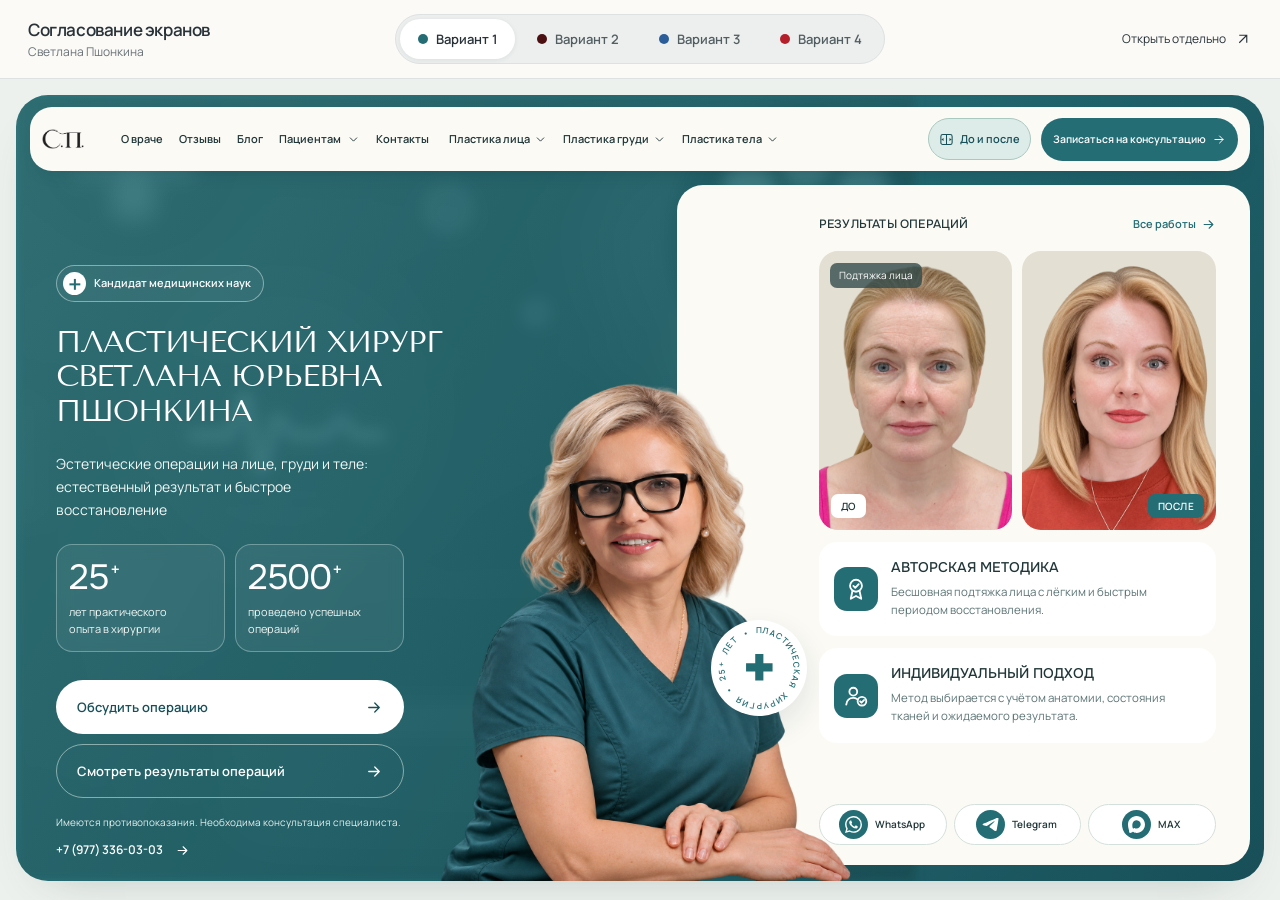
<file: index.html>
<!doctype html>
<html lang="ru">
<head>
  <meta charset="utf-8">
  <meta name="viewport" content="width=device-width,initial-scale=1">
  <meta name="robots" content="noindex,nofollow">
  <meta name="description" content="Четыре цветовых решения первого экрана сайта Светланы Пшонкиной.">
  <title>Согласование экранов</title>
  <link rel="stylesheet" href="variant-1/assets/fonts-refined.css">
  <link rel="stylesheet" href="review.css?v=20261113-red-palettes">
  <script src="review.js?v=20261113-red-palettes" defer></script>
</head>
<body>
  <header class="review-bar">
    <div class="review-heading">
      <h1>Согласование экранов</h1>
      <p>Светлана Пшонкина</p>
    </div>
    <div class="variant-tabs" role="tablist" aria-label="Цветовые варианты">
      <button type="button" role="tab" id="tab-1" aria-controls="preview-panel" aria-selected="true" data-variant="1"><span class="swatch swatch-teal" aria-hidden="true"></span>Вариант 1</button>
      <button type="button" role="tab" id="tab-2" aria-controls="preview-panel" aria-selected="false" tabindex="-1" data-variant="2" title="Глубокий бордовый · #4C1012"><span class="swatch swatch-burgundy" aria-hidden="true"></span>Вариант 2</button>
      <button type="button" role="tab" id="tab-3" aria-controls="preview-panel" aria-selected="false" tabindex="-1" data-variant="3"><span class="swatch swatch-blue" aria-hidden="true"></span>Вариант 3</button>
      <button type="button" role="tab" id="tab-4" aria-controls="preview-panel" aria-selected="false" tabindex="-1" data-variant="4" title="Насыщенный красный · #B51F2A"><span class="swatch swatch-red" aria-hidden="true"></span>Вариант 4</button>
    </div>
    <a class="open-link" id="open-variant" href="variant-1/index.html" target="_blank" rel="noopener">Открыть отдельно <svg viewBox="0 0 24 24" aria-hidden="true"><path d="M7 17 17 7M7 7h10v10"/></svg></a>
  </header>
  <main class="preview-panel" id="preview-panel" role="tabpanel" aria-labelledby="tab-1" tabindex="0" aria-busy="true">
    <iframe id="preview" title="Вариант 1 — сине-зелёный" src="variant-1/index.html"></iframe>
    <div class="loading" id="loading" role="status"><span class="spinner" aria-hidden="true"></span>Загружаем вариант…</div>
    <div class="load-error" id="load-error" hidden>
      <p>Макет загружается дольше обычного.</p>
      <button type="button" id="retry">Повторить загрузку</button>
      <a id="fallback-link" href="variant-1/index.html" target="_blank" rel="noopener">Открыть в отдельной вкладке</a>
    </div>
  </main>
  <p class="sr-only" id="selection-status" aria-live="polite"></p>
  <noscript><p>Открыть макет: <a href="variant-1/index.html">Вариант 1</a>, <a href="variant-2/index.html">Вариант 2</a>, <a href="variant-3/index.html">Вариант 3</a>, <a href="variant-4/index.html">Вариант 4</a>.</p></noscript>
</body>
</html>
</file>
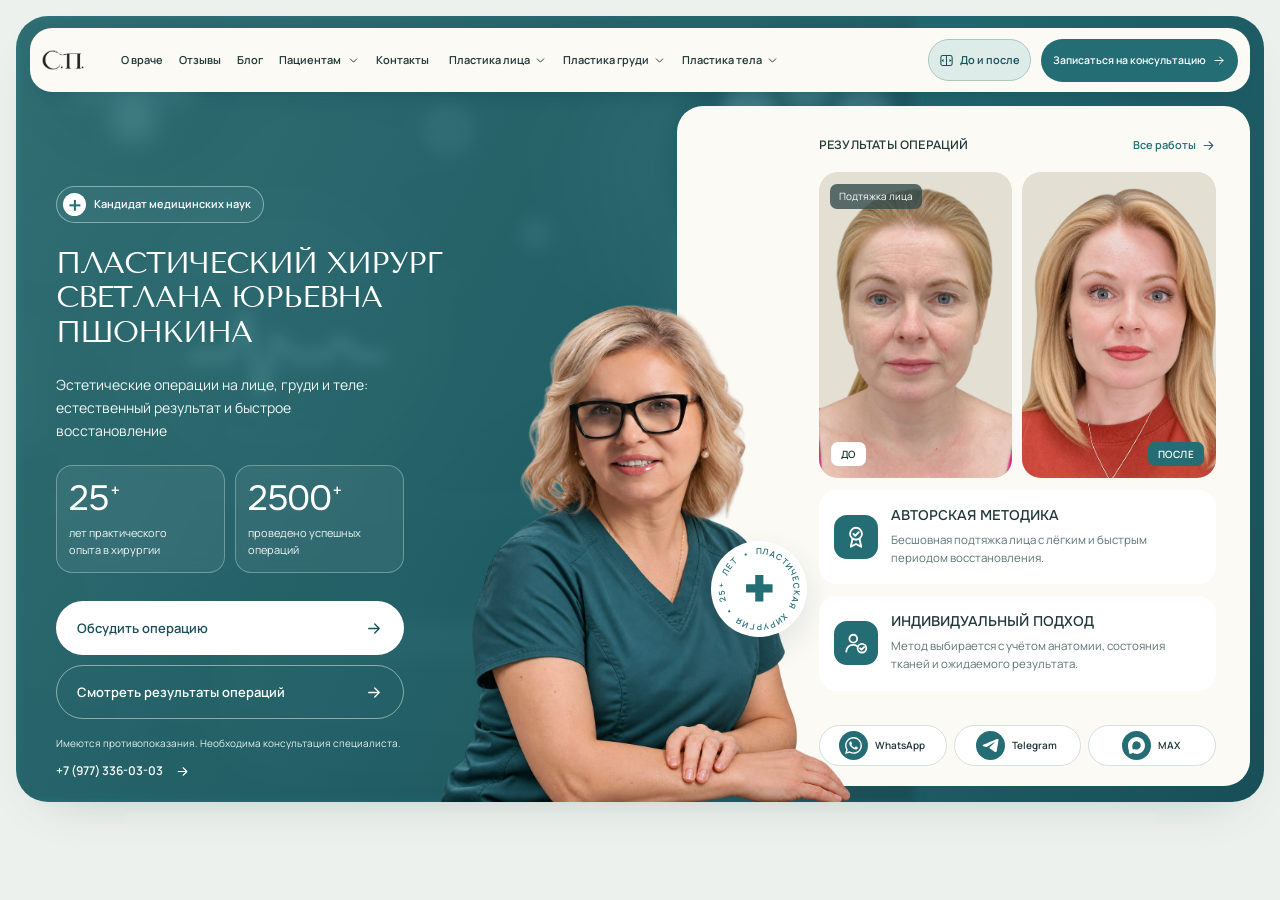
<file: variant-1/index.html>
<!doctype html>
<html lang="ru">
<head>
  <meta charset="utf-8">
  <meta name="viewport" content="width=device-width,initial-scale=1">
  <meta name="description" content="Пластический хирург Светлана Юрьевна Пшонкина. Операции на лице, груди и теле. Результаты и консультация.">
  <meta name="robots" content="noindex,nofollow">
  <title>Светлана Пшонкина — сине-зелёная концепция · вариант 1</title>
  <link rel="stylesheet" href="assets/fonts-refined.css">
  <link rel="stylesheet" href="assets/medical.css">
  <link rel="stylesheet" href="assets/revision.css?v=20261113-layout">
  <script src="assets/medical.js" defer></script>
</head>
<body>
<a class="skip-link" href="#hero-title">Перейти к содержимому</a>
<main class="stage" id="top">
  <div class="scenery" aria-hidden="true"><img src="assets/or-scene.svg" alt=""></div>
  <header class="site-header">
    <a class="brand" href="#top" aria-label="Светлана Пшонкина — главная"><img class="brand-mark" src="assets/logo-sp.png" width="48" height="25" alt="С.П."></a>
    <nav class="utility-nav" aria-label="Общие разделы">
        <button class="utility-item" data-topic="О враче">О враче</button>
        <button class="utility-item" data-topic="Отзывы">Отзывы</button>
        <button class="utility-item" data-topic="Блог">Блог</button>
        <div class="nav-group" data-nav-group="patients"><button class="utility-item nav-toggle" aria-expanded="false" aria-controls="panel-patients">Пациентам <span data-icon="down"></span></button><div class="nav-panel compact-panel" id="panel-patients" hidden></div></div>
        <button class="utility-item" data-contact>Контакты</button>
      </nav>
    <nav class="services-nav" id="services-nav" aria-label="Направления операций"></nav>
    <button class="before-after-pill" data-results><span data-icon="compare"></span>До и после <span data-icon="arrow"></span></button>
    <button class="button button-accent header-book" data-contact><span class="book-full">Записаться на консультацию</span><span class="book-short">Консультация</span><span data-icon="arrow"></span></button>
    <button class="menu-toggle" aria-label="Открыть меню" aria-controls="mobile-menu" aria-expanded="false"><span data-icon="menu"></span></button>
    <nav class="mobile-quick" aria-label="Быстрые ссылки"><button data-topic="Отзывы">Отзывы</button><button data-topic="Блог">Блог</button></nav>
  </header>

  <div class="hero-layout">
    <section class="intro" aria-labelledby="hero-title">
      <div class="credential"><span class="credential-plus" aria-hidden="true">+</span>Кандидат медицинских наук</div>
      <h1 id="hero-title">Пластический хирург<br class="desktop-break"> Светлана Юрьевна Пшонкина</h1>
      <p class="lead">Эстетические операции на лице, груди и теле: естественный результат и быстрое восстановление</p>
    </section>

    <section class="action-block" aria-label="Опыт и запись">
      <div class="facts">
        <div class="fact"><strong>25<sup>+</sup></strong><span>лет практического<br>опыта в хирургии</span></div>
        <div class="fact"><strong>2500<sup>+</sup></strong><span>проведено успешных<br>операций</span></div>
      </div>
      <div class="hero-buttons"><button class="button button-white" data-contact>Обсудить операцию <span data-icon="arrow"></span></button><button class="button button-outline" data-results>Смотреть результаты операций <span data-icon="arrow"></span></button></div>
      <p class="medical-note">Имеются противопоказания. Необходима консультация специалиста.</p>
      <a class="phone" href="tel:+79773360303">+7 (977) 336-03-03 <span data-icon="arrow"></span></a>
    </section>

    <figure class="doctor-figure">
      <img class="doctor" src="assets/doctor-teal-v2.png" width="1122" height="1402" alt="Пластический хирург Светлана Юрьевна Пшонкина">
      <figcaption class="doctor-badge" aria-label="Пластическая хирургия — 25+ лет">
        <svg class="badge-ring" viewBox="0 0 116 116" aria-hidden="true"><text x="58" y="16" text-anchor="middle" transform="rotate(0.00000 58 58)">П</text><text x="58" y="16" text-anchor="middle" transform="rotate(10.58824 58 58)">Л</text><text x="58" y="16" text-anchor="middle" transform="rotate(21.17647 58 58)">А</text><text x="58" y="16" text-anchor="middle" transform="rotate(31.76471 58 58)">С</text><text x="58" y="16" text-anchor="middle" transform="rotate(42.35294 58 58)">Т</text><text x="58" y="16" text-anchor="middle" transform="rotate(52.94118 58 58)">И</text><text x="58" y="16" text-anchor="middle" transform="rotate(63.52941 58 58)">Ч</text><text x="58" y="16" text-anchor="middle" transform="rotate(74.11765 58 58)">Е</text><text x="58" y="16" text-anchor="middle" transform="rotate(84.70588 58 58)">С</text><text x="58" y="16" text-anchor="middle" transform="rotate(95.29412 58 58)">К</text><text x="58" y="16" text-anchor="middle" transform="rotate(105.88235 58 58)">А</text><text x="58" y="16" text-anchor="middle" transform="rotate(116.47059 58 58)">Я</text><text x="58" y="16" text-anchor="middle" transform="rotate(137.64706 58 58)">Х</text><text x="58" y="16" text-anchor="middle" transform="rotate(148.23529 58 58)">И</text><text x="58" y="16" text-anchor="middle" transform="rotate(158.82353 58 58)">Р</text><text x="58" y="16" text-anchor="middle" transform="rotate(169.41176 58 58)">У</text><text x="58" y="16" text-anchor="middle" transform="rotate(180.00000 58 58)">Р</text><text x="58" y="16" text-anchor="middle" transform="rotate(190.58824 58 58)">Г</text><text x="58" y="16" text-anchor="middle" transform="rotate(201.17647 58 58)">И</text><text x="58" y="16" text-anchor="middle" transform="rotate(211.76471 58 58)">Я</text><text x="58" y="16" text-anchor="middle" transform="rotate(232.94118 58 58)">•</text><text x="58" y="16" text-anchor="middle" transform="rotate(254.11765 58 58)">2</text><text x="58" y="16" text-anchor="middle" transform="rotate(264.70588 58 58)">5</text><text x="58" y="16" text-anchor="middle" transform="rotate(275.29412 58 58)">+</text><text x="58" y="16" text-anchor="middle" transform="rotate(296.47059 58 58)">Л</text><text x="58" y="16" text-anchor="middle" transform="rotate(307.05882 58 58)">Е</text><text x="58" y="16" text-anchor="middle" transform="rotate(317.64706 58 58)">Т</text><text x="58" y="16" text-anchor="middle" transform="rotate(338.82353 58 58)">•</text></svg>
        <svg class="badge-cross" viewBox="0 0 32 32" aria-hidden="true"><path d="M12 3h8v9h9v8h-9v9h-8v-9H3v-8h9z"/></svg>
      </figcaption>
    </figure>

    <aside class="results-area" id="results" aria-label="Результаты и подход">
      <div class="results-heading"><h2>Результаты операций</h2><button data-results>Все работы <span data-icon="arrow"></span></button></div>
      <button class="comparison" data-results aria-label="Рассмотреть фотографии до и после подтяжки лица">
        <span class="case-caption">Подтяжка лица</span>
        <span class="comparison-half"><img src="assets/ba-before.webp" alt="До операции"><span class="image-label">До</span></span>
        <span class="comparison-half"><img src="assets/ba-after.webp" alt="После операции"><span class="image-label label-after">После</span></span>
      </button>
      <div class="benefits">
        <article class="benefit"><span class="benefit-icon" data-icon="medal"></span><div><h3>Авторская методика</h3><p>Бесшовная подтяжка лица с лёгким и быстрым периодом восстановления.</p></div></article>
        <article class="benefit"><span class="benefit-icon" data-icon="person"></span><div><h3>Индивидуальный подход</h3><p>Метод выбирается с учётом анатомии, состояния тканей и ожидаемого результата.</p></div></article>
      </div>
      <div class="messengers" aria-label="Связаться с нами"><a href="https://wa.me/79773360303" target="_blank" rel="noopener"><span class="social-symbol"><svg class="brand-icon" viewBox="0 0 24 24" aria-hidden="true"><path d="M17.472 14.382c-.297-.149-1.758-.867-2.03-.967-.273-.099-.471-.148-.67.15-.197.297-.767.966-.94 1.164-.173.199-.347.223-.644.075-.297-.15-1.255-.463-2.39-1.475-.883-.788-1.48-1.761-1.653-2.059-.173-.297-.018-.458.13-.606.134-.133.298-.347.446-.52.149-.174.198-.298.298-.497.099-.198.05-.371-.025-.52-.075-.149-.669-1.612-.916-2.207-.242-.579-.487-.5-.669-.51-.173-.008-.371-.01-.57-.01-.198 0-.52.074-.792.372-.272.297-1.04 1.016-1.04 2.479 0 1.462 1.065 2.875 1.213 3.074.149.198 2.096 3.2 5.077 4.487.709.306 1.262.489 1.694.625.712.227 1.36.195 1.871.118.571-.085 1.758-.719 2.006-1.413.248-.694.248-1.289.173-1.413-.074-.124-.272-.198-.57-.347m-5.421 7.403h-.004a9.87 9.87 0 01-5.031-1.378l-.361-.214-3.741.982.998-3.648-.235-.374a9.86 9.86 0 01-1.51-5.26c.001-5.45 4.436-9.884 9.888-9.884 2.64 0 5.122 1.03 6.988 2.898a9.825 9.825 0 012.893 6.994c-.003 5.45-4.437 9.884-9.885 9.884m8.413-18.297A11.815 11.815 0 0012.05 0C5.495 0 .16 5.335.157 11.892c0 2.096.547 4.142 1.588 5.945L.057 24l6.305-1.654a11.882 11.882 0 005.683 1.448h.005c6.554 0 11.89-5.335 11.893-11.893a11.821 11.821 0 00-3.48-8.413Z"/></svg></span>WhatsApp</a><button data-contact><span class="social-symbol"><svg class="brand-icon" viewBox="170 280 580 490" aria-hidden="true"><path d="M226.328419,494.722069 C372.088573,431.216685 469.284839,389.350049 517.917216,369.122161 C656.772535,311.36743 685.625481,301.334815 704.431427,301.003532 C708.567621,300.93067 717.815839,301.955743 723.806446,306.816707 C728.864797,310.92121 730.256552,316.46581 730.922551,320.357329 C731.588551,324.248848 732.417879,333.113828 731.758626,340.040666 C724.234007,419.102486 691.675104,610.964674 675.110982,699.515267 C668.10208,736.984342 654.301336,749.547532 640.940618,750.777006 C611.904684,753.448938 589.856115,731.588035 561.733393,713.153237 C517.726886,684.306416 492.866009,666.349181 450.150074,638.200013 C400.78442,605.66878 432.786119,587.789048 460.919462,558.568563 C468.282091,550.921423 596.21508,434.556479 598.691227,424.000355 C599.00091,422.680135 599.288312,417.758981 596.36474,415.160431 C593.441168,412.561881 589.126229,413.450484 586.012448,414.157198 C581.598758,415.158943 511.297793,461.625274 375.109553,553.556189 C355.154858,567.258623 337.080515,573.934908 320.886524,573.585046 C303.033948,573.199351 268.692754,563.490928 243.163606,555.192408 C211.851067,545.013936 186.964484,539.632504 189.131547,522.346309 C190.260287,513.342589 202.659244,504.134509 226.328419,494.722069 Z"/></svg></span>Telegram</button><button data-contact><span class="social-symbol"><svg class="brand-icon" viewBox="0 0 100 100" aria-hidden="true"><path fill-rule="evenodd" d="M50.7571 0.261719C78.2929 0.261719 99.8857 22.5974 99.8857 50.1474C99.8857 77.6974 77.6071 99.4903 51.0214 99.4903C41.5857 99.4903 37.0143 98.1617 29.65 92.9474C29.1429 92.5903 28.45 92.6831 28.0214 93.1403C22.3571 99.1831 7.85 103.426 7.18571 95.176C7.18571 80.7903 0 71.4474 0 49.876C0 21.5546 23.2214 0.261719 50.7571 0.261719ZM51.5286 24.8117C38.4643 24.126 28.2643 33.1974 26.0143 47.3831C24.15 59.1332 27.45 73.4546 30.2786 74.176C31.4786 74.4832 34.3571 72.276 36.4571 70.2974C36.85 69.926 37.45 69.8617 37.9071 70.1474C41.1786 72.1474 44.8786 73.6474 48.9571 73.8617C62.3714 74.5617 74.2571 64.0617 74.9643 50.6474C75.6643 37.2331 64.9429 25.5046 51.5286 24.8046V24.8117Z"/></svg></span>MAX</button></div>
    </aside>
  </div>
</main>

<dialog id="mobile-menu" class="mobile-menu" aria-labelledby="mobile-menu-title">
  <div class="drawer-header"><img class="brand-mark" src="assets/logo-sp.png" width="42" height="22" alt="С.П."><h2 id="mobile-menu-title">Меню</h2><button class="icon-button" data-close aria-label="Закрыть меню"><span data-icon="close"></span></button></div>
  <div class="drawer-content"><button class="before-after-pill" data-results><span data-icon="compare"></span>До и после <span data-icon="arrow"></span></button><div id="mobile-services"></div><nav class="mobile-utility" aria-label="Общие разделы"><button data-topic="О враче">О враче <span data-icon="arrow"></span></button><button data-topic="Отзывы">Отзывы <span data-icon="arrow"></span></button><button data-topic="Блог">Блог <span data-icon="arrow"></span></button><details class="mobile-group"><summary>Пациентам <span data-icon="down"></span></summary><div id="mobile-patients"></div></details><button data-contact>Контакты <span data-icon="arrow"></span></button></nav></div>
  <div class="drawer-footer"><button class="button button-accent" data-contact>Записаться на консультацию <span data-icon="arrow"></span></button><a href="tel:+79773360303">+7 (977) 336-03-03</a></div>
</dialog>

<dialog id="contact-dialog" class="content-dialog" aria-labelledby="contact-title"><button class="icon-button dialog-close" data-close aria-label="Закрыть"><span data-icon="close"></span></button><span class="dialog-eyebrow">Личная консультация</span><h2 id="contact-title">Обсудим вашу операцию</h2><p>Свяжитесь с нами удобным способом, чтобы выбрать время консультации.</p><a class="button button-accent" href="tel:+79773360303">+7 (977) 336-03-03 <span data-icon="phone"></span></a><a class="button button-soft" href="https://wa.me/79773360303" target="_blank" rel="noopener">Написать в WhatsApp <span class="social-symbol"><svg class="brand-icon" viewBox="0 0 24 24" aria-hidden="true"><path d="M17.472 14.382c-.297-.149-1.758-.867-2.03-.967-.273-.099-.471-.148-.67.15-.197.297-.767.966-.94 1.164-.173.199-.347.223-.644.075-.297-.15-1.255-.463-2.39-1.475-.883-.788-1.48-1.761-1.653-2.059-.173-.297-.018-.458.13-.606.134-.133.298-.347.446-.52.149-.174.198-.298.298-.497.099-.198.05-.371-.025-.52-.075-.149-.669-1.612-.916-2.207-.242-.579-.487-.5-.669-.51-.173-.008-.371-.01-.57-.01-.198 0-.52.074-.792.372-.272.297-1.04 1.016-1.04 2.479 0 1.462 1.065 2.875 1.213 3.074.149.198 2.096 3.2 5.077 4.487.709.306 1.262.489 1.694.625.712.227 1.36.195 1.871.118.571-.085 1.758-.719 2.006-1.413.248-.694.248-1.289.173-1.413-.074-.124-.272-.198-.57-.347m-5.421 7.403h-.004a9.87 9.87 0 01-5.031-1.378l-.361-.214-3.741.982.998-3.648-.235-.374a9.86 9.86 0 01-1.51-5.26c.001-5.45 4.436-9.884 9.888-9.884 2.64 0 5.122 1.03 6.988 2.898a9.825 9.825 0 012.893 6.994c-.003 5.45-4.437 9.884-9.885 9.884m8.413-18.297A11.815 11.815 0 0012.05 0C5.495 0 .16 5.335.157 11.892c0 2.096.547 4.142 1.588 5.945L.057 24l6.305-1.654a11.882 11.882 0 005.683 1.448h.005c6.554 0 11.89-5.335 11.893-11.893a11.821 11.821 0 00-3.48-8.413Z"/></svg></span></a></dialog>

<dialog id="results-dialog" class="content-dialog gallery-dialog" aria-labelledby="results-title"><button class="icon-button dialog-close" data-close aria-label="Закрыть фотографии"><span data-icon="close"></span></button><span class="dialog-eyebrow">Результаты операций</span><h2 id="results-title">До и после</h2><div class="gallery-controls"><span>Подтяжка лица</span><span>01 / 01</span><button class="icon-button" aria-label="Предыдущий случай" disabled><span data-icon="back"></span></button><button class="icon-button" aria-label="Следующий случай" disabled><span data-icon="arrow"></span></button></div><div class="gallery-pair"><figure><img src="assets/ba-before.webp" alt="До операции"><figcaption>До</figcaption></figure><figure><img src="assets/ba-after.webp" alt="После операции"><figcaption>После</figcaption></figure></div></dialog>

<dialog id="section-dialog" class="content-dialog" aria-labelledby="section-title"><button class="icon-button dialog-close" data-close aria-label="Закрыть раздел"><span data-icon="close"></span></button><span class="dialog-eyebrow" id="section-kicker">Информация</span><h2 id="section-title"></h2><p id="section-description"></p><button class="button button-accent" data-contact>Задать вопрос на консультации <span data-icon="arrow"></span></button></dialog>
</body>
</html>
</file>
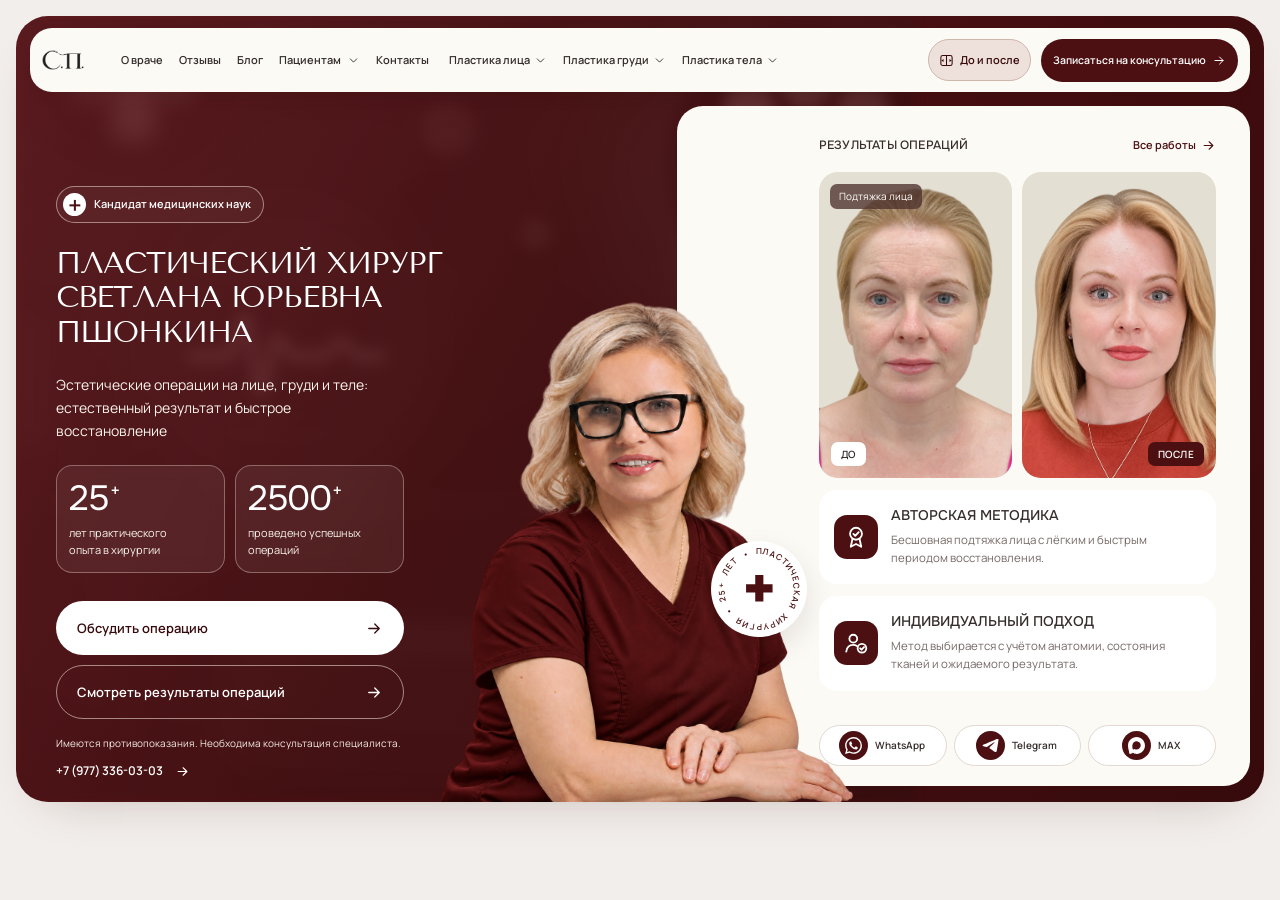
<file: variant-2/index.html>
<!doctype html>
<html lang="ru">
<head>
  <meta charset="utf-8">
  <meta name="viewport" content="width=device-width,initial-scale=1">
  <meta name="description" content="Пластический хирург Светлана Юрьевна Пшонкина. Операции на лице, груди и теле. Результаты и консультация.">
  <meta name="robots" content="noindex,nofollow">
  <title>Светлана Пшонкина — бордовая концепция · вариант 2</title>
  <link rel="stylesheet" href="assets/fonts-refined.css">
  <link rel="stylesheet" href="assets/medical.css?v=20261113-red-palettes">
  <link rel="stylesheet" href="assets/revision.css?v=20261113-red-palettes">
  <script src="assets/medical.js" defer></script>
</head>
<body>
<a class="skip-link" href="#hero-title">Перейти к содержимому</a>
<main class="stage" id="top">
  <div class="scenery" aria-hidden="true"><img src="assets/or-scene.svg" alt=""></div>
  <header class="site-header">
    <a class="brand" href="#top" aria-label="Светлана Пшонкина — главная"><img class="brand-mark" src="assets/logo-sp.png" width="48" height="25" alt="С.П."></a>
    <nav class="utility-nav" aria-label="Общие разделы">
        <button class="utility-item" data-topic="О враче">О враче</button>
        <button class="utility-item" data-topic="Отзывы">Отзывы</button>
        <button class="utility-item" data-topic="Блог">Блог</button>
        <div class="nav-group" data-nav-group="patients"><button class="utility-item nav-toggle" aria-expanded="false" aria-controls="panel-patients">Пациентам <span data-icon="down"></span></button><div class="nav-panel compact-panel" id="panel-patients" hidden></div></div>
        <button class="utility-item" data-contact>Контакты</button>
      </nav>
    <nav class="services-nav" id="services-nav" aria-label="Направления операций"></nav>
    <button class="before-after-pill" data-results><span data-icon="compare"></span>До и после <span data-icon="arrow"></span></button>
    <button class="button button-accent header-book" data-contact><span class="book-full">Записаться на консультацию</span><span class="book-short">Консультация</span><span data-icon="arrow"></span></button>
    <button class="menu-toggle" aria-label="Открыть меню" aria-controls="mobile-menu" aria-expanded="false"><span data-icon="menu"></span></button>
    <nav class="mobile-quick" aria-label="Быстрые ссылки"><button data-topic="Отзывы">Отзывы</button><button data-topic="Блог">Блог</button></nav>
  </header>

  <div class="hero-layout">
    <section class="intro" aria-labelledby="hero-title">
      <div class="credential"><span class="credential-plus" aria-hidden="true">+</span>Кандидат медицинских наук</div>
      <h1 id="hero-title">Пластический хирург<br class="desktop-break"> Светлана Юрьевна Пшонкина</h1>
      <p class="lead">Эстетические операции на лице, груди и теле: естественный результат и быстрое восстановление</p>
    </section>

    <section class="action-block" aria-label="Опыт и запись">
      <div class="facts">
        <div class="fact"><strong>25<sup>+</sup></strong><span>лет практического<br>опыта в хирургии</span></div>
        <div class="fact"><strong>2500<sup>+</sup></strong><span>проведено успешных<br>операций</span></div>
      </div>
      <div class="hero-buttons"><button class="button button-white" data-contact>Обсудить операцию <span data-icon="arrow"></span></button><button class="button button-outline" data-results>Смотреть результаты операций <span data-icon="arrow"></span></button></div>
      <p class="medical-note">Имеются противопоказания. Необходима консультация специалиста.</p>
      <a class="phone" href="tel:+79773360303">+7 (977) 336-03-03 <span data-icon="arrow"></span></a>
    </section>

    <figure class="doctor-figure">
      <img class="doctor" src="assets/doctor-burgundy.png" width="1122" height="1402" alt="Пластический хирург Светлана Юрьевна Пшонкина">
      <figcaption class="doctor-badge" aria-label="Пластическая хирургия — 25+ лет">
        <svg class="badge-ring" viewBox="0 0 116 116" aria-hidden="true"><text x="58" y="16" text-anchor="middle" transform="rotate(0.00000 58 58)">П</text><text x="58" y="16" text-anchor="middle" transform="rotate(10.58824 58 58)">Л</text><text x="58" y="16" text-anchor="middle" transform="rotate(21.17647 58 58)">А</text><text x="58" y="16" text-anchor="middle" transform="rotate(31.76471 58 58)">С</text><text x="58" y="16" text-anchor="middle" transform="rotate(42.35294 58 58)">Т</text><text x="58" y="16" text-anchor="middle" transform="rotate(52.94118 58 58)">И</text><text x="58" y="16" text-anchor="middle" transform="rotate(63.52941 58 58)">Ч</text><text x="58" y="16" text-anchor="middle" transform="rotate(74.11765 58 58)">Е</text><text x="58" y="16" text-anchor="middle" transform="rotate(84.70588 58 58)">С</text><text x="58" y="16" text-anchor="middle" transform="rotate(95.29412 58 58)">К</text><text x="58" y="16" text-anchor="middle" transform="rotate(105.88235 58 58)">А</text><text x="58" y="16" text-anchor="middle" transform="rotate(116.47059 58 58)">Я</text><text x="58" y="16" text-anchor="middle" transform="rotate(137.64706 58 58)">Х</text><text x="58" y="16" text-anchor="middle" transform="rotate(148.23529 58 58)">И</text><text x="58" y="16" text-anchor="middle" transform="rotate(158.82353 58 58)">Р</text><text x="58" y="16" text-anchor="middle" transform="rotate(169.41176 58 58)">У</text><text x="58" y="16" text-anchor="middle" transform="rotate(180.00000 58 58)">Р</text><text x="58" y="16" text-anchor="middle" transform="rotate(190.58824 58 58)">Г</text><text x="58" y="16" text-anchor="middle" transform="rotate(201.17647 58 58)">И</text><text x="58" y="16" text-anchor="middle" transform="rotate(211.76471 58 58)">Я</text><text x="58" y="16" text-anchor="middle" transform="rotate(232.94118 58 58)">•</text><text x="58" y="16" text-anchor="middle" transform="rotate(254.11765 58 58)">2</text><text x="58" y="16" text-anchor="middle" transform="rotate(264.70588 58 58)">5</text><text x="58" y="16" text-anchor="middle" transform="rotate(275.29412 58 58)">+</text><text x="58" y="16" text-anchor="middle" transform="rotate(296.47059 58 58)">Л</text><text x="58" y="16" text-anchor="middle" transform="rotate(307.05882 58 58)">Е</text><text x="58" y="16" text-anchor="middle" transform="rotate(317.64706 58 58)">Т</text><text x="58" y="16" text-anchor="middle" transform="rotate(338.82353 58 58)">•</text></svg>
        <svg class="badge-cross" viewBox="0 0 32 32" aria-hidden="true"><path d="M12 3h8v9h9v8h-9v9h-8v-9H3v-8h9z"/></svg>
      </figcaption>
    </figure>

    <aside class="results-area" id="results" aria-label="Результаты и подход">
      <div class="results-heading"><h2>Результаты операций</h2><button data-results>Все работы <span data-icon="arrow"></span></button></div>
      <button class="comparison" data-results aria-label="Рассмотреть фотографии до и после подтяжки лица">
        <span class="case-caption">Подтяжка лица</span>
        <span class="comparison-half"><img src="assets/ba-before.webp" alt="До операции"><span class="image-label">До</span></span>
        <span class="comparison-half"><img src="assets/ba-after.webp" alt="После операции"><span class="image-label label-after">После</span></span>
      </button>
      <div class="benefits">
        <article class="benefit"><span class="benefit-icon" data-icon="medal"></span><div><h3>Авторская методика</h3><p>Бесшовная подтяжка лица с лёгким и быстрым периодом восстановления.</p></div></article>
        <article class="benefit"><span class="benefit-icon" data-icon="person"></span><div><h3>Индивидуальный подход</h3><p>Метод выбирается с учётом анатомии, состояния тканей и ожидаемого результата.</p></div></article>
      </div>
      <div class="messengers" aria-label="Связаться с нами"><a href="https://wa.me/79773360303" target="_blank" rel="noopener"><span class="social-symbol"><svg class="brand-icon" viewBox="0 0 24 24" aria-hidden="true"><path d="M17.472 14.382c-.297-.149-1.758-.867-2.03-.967-.273-.099-.471-.148-.67.15-.197.297-.767.966-.94 1.164-.173.199-.347.223-.644.075-.297-.15-1.255-.463-2.39-1.475-.883-.788-1.48-1.761-1.653-2.059-.173-.297-.018-.458.13-.606.134-.133.298-.347.446-.52.149-.174.198-.298.298-.497.099-.198.05-.371-.025-.52-.075-.149-.669-1.612-.916-2.207-.242-.579-.487-.5-.669-.51-.173-.008-.371-.01-.57-.01-.198 0-.52.074-.792.372-.272.297-1.04 1.016-1.04 2.479 0 1.462 1.065 2.875 1.213 3.074.149.198 2.096 3.2 5.077 4.487.709.306 1.262.489 1.694.625.712.227 1.36.195 1.871.118.571-.085 1.758-.719 2.006-1.413.248-.694.248-1.289.173-1.413-.074-.124-.272-.198-.57-.347m-5.421 7.403h-.004a9.87 9.87 0 01-5.031-1.378l-.361-.214-3.741.982.998-3.648-.235-.374a9.86 9.86 0 01-1.51-5.26c.001-5.45 4.436-9.884 9.888-9.884 2.64 0 5.122 1.03 6.988 2.898a9.825 9.825 0 012.893 6.994c-.003 5.45-4.437 9.884-9.885 9.884m8.413-18.297A11.815 11.815 0 0012.05 0C5.495 0 .16 5.335.157 11.892c0 2.096.547 4.142 1.588 5.945L.057 24l6.305-1.654a11.882 11.882 0 005.683 1.448h.005c6.554 0 11.89-5.335 11.893-11.893a11.821 11.821 0 00-3.48-8.413Z"/></svg></span>WhatsApp</a><button data-contact><span class="social-symbol"><svg class="brand-icon" viewBox="170 280 580 490" aria-hidden="true"><path d="M226.328419,494.722069 C372.088573,431.216685 469.284839,389.350049 517.917216,369.122161 C656.772535,311.36743 685.625481,301.334815 704.431427,301.003532 C708.567621,300.93067 717.815839,301.955743 723.806446,306.816707 C728.864797,310.92121 730.256552,316.46581 730.922551,320.357329 C731.588551,324.248848 732.417879,333.113828 731.758626,340.040666 C724.234007,419.102486 691.675104,610.964674 675.110982,699.515267 C668.10208,736.984342 654.301336,749.547532 640.940618,750.777006 C611.904684,753.448938 589.856115,731.588035 561.733393,713.153237 C517.726886,684.306416 492.866009,666.349181 450.150074,638.200013 C400.78442,605.66878 432.786119,587.789048 460.919462,558.568563 C468.282091,550.921423 596.21508,434.556479 598.691227,424.000355 C599.00091,422.680135 599.288312,417.758981 596.36474,415.160431 C593.441168,412.561881 589.126229,413.450484 586.012448,414.157198 C581.598758,415.158943 511.297793,461.625274 375.109553,553.556189 C355.154858,567.258623 337.080515,573.934908 320.886524,573.585046 C303.033948,573.199351 268.692754,563.490928 243.163606,555.192408 C211.851067,545.013936 186.964484,539.632504 189.131547,522.346309 C190.260287,513.342589 202.659244,504.134509 226.328419,494.722069 Z"/></svg></span>Telegram</button><button data-contact><span class="social-symbol"><svg class="brand-icon" viewBox="0 0 100 100" aria-hidden="true"><path fill-rule="evenodd" d="M50.7571 0.261719C78.2929 0.261719 99.8857 22.5974 99.8857 50.1474C99.8857 77.6974 77.6071 99.4903 51.0214 99.4903C41.5857 99.4903 37.0143 98.1617 29.65 92.9474C29.1429 92.5903 28.45 92.6831 28.0214 93.1403C22.3571 99.1831 7.85 103.426 7.18571 95.176C7.18571 80.7903 0 71.4474 0 49.876C0 21.5546 23.2214 0.261719 50.7571 0.261719ZM51.5286 24.8117C38.4643 24.126 28.2643 33.1974 26.0143 47.3831C24.15 59.1332 27.45 73.4546 30.2786 74.176C31.4786 74.4832 34.3571 72.276 36.4571 70.2974C36.85 69.926 37.45 69.8617 37.9071 70.1474C41.1786 72.1474 44.8786 73.6474 48.9571 73.8617C62.3714 74.5617 74.2571 64.0617 74.9643 50.6474C75.6643 37.2331 64.9429 25.5046 51.5286 24.8046V24.8117Z"/></svg></span>MAX</button></div>
    </aside>
  </div>
</main>

<dialog id="mobile-menu" class="mobile-menu" aria-labelledby="mobile-menu-title">
  <div class="drawer-header"><img class="brand-mark" src="assets/logo-sp.png" width="42" height="22" alt="С.П."><h2 id="mobile-menu-title">Меню</h2><button class="icon-button" data-close aria-label="Закрыть меню"><span data-icon="close"></span></button></div>
  <div class="drawer-content"><button class="before-after-pill" data-results><span data-icon="compare"></span>До и после <span data-icon="arrow"></span></button><div id="mobile-services"></div><nav class="mobile-utility" aria-label="Общие разделы"><button data-topic="О враче">О враче <span data-icon="arrow"></span></button><button data-topic="Отзывы">Отзывы <span data-icon="arrow"></span></button><button data-topic="Блог">Блог <span data-icon="arrow"></span></button><details class="mobile-group"><summary>Пациентам <span data-icon="down"></span></summary><div id="mobile-patients"></div></details><button data-contact>Контакты <span data-icon="arrow"></span></button></nav></div>
  <div class="drawer-footer"><button class="button button-accent" data-contact>Записаться на консультацию <span data-icon="arrow"></span></button><a href="tel:+79773360303">+7 (977) 336-03-03</a></div>
</dialog>

<dialog id="contact-dialog" class="content-dialog" aria-labelledby="contact-title"><button class="icon-button dialog-close" data-close aria-label="Закрыть"><span data-icon="close"></span></button><span class="dialog-eyebrow">Личная консультация</span><h2 id="contact-title">Обсудим вашу операцию</h2><p>Свяжитесь с нами удобным способом, чтобы выбрать время консультации.</p><a class="button button-accent" href="tel:+79773360303">+7 (977) 336-03-03 <span data-icon="phone"></span></a><a class="button button-soft" href="https://wa.me/79773360303" target="_blank" rel="noopener">Написать в WhatsApp <span class="social-symbol"><svg class="brand-icon" viewBox="0 0 24 24" aria-hidden="true"><path d="M17.472 14.382c-.297-.149-1.758-.867-2.03-.967-.273-.099-.471-.148-.67.15-.197.297-.767.966-.94 1.164-.173.199-.347.223-.644.075-.297-.15-1.255-.463-2.39-1.475-.883-.788-1.48-1.761-1.653-2.059-.173-.297-.018-.458.13-.606.134-.133.298-.347.446-.52.149-.174.198-.298.298-.497.099-.198.05-.371-.025-.52-.075-.149-.669-1.612-.916-2.207-.242-.579-.487-.5-.669-.51-.173-.008-.371-.01-.57-.01-.198 0-.52.074-.792.372-.272.297-1.04 1.016-1.04 2.479 0 1.462 1.065 2.875 1.213 3.074.149.198 2.096 3.2 5.077 4.487.709.306 1.262.489 1.694.625.712.227 1.36.195 1.871.118.571-.085 1.758-.719 2.006-1.413.248-.694.248-1.289.173-1.413-.074-.124-.272-.198-.57-.347m-5.421 7.403h-.004a9.87 9.87 0 01-5.031-1.378l-.361-.214-3.741.982.998-3.648-.235-.374a9.86 9.86 0 01-1.51-5.26c.001-5.45 4.436-9.884 9.888-9.884 2.64 0 5.122 1.03 6.988 2.898a9.825 9.825 0 012.893 6.994c-.003 5.45-4.437 9.884-9.885 9.884m8.413-18.297A11.815 11.815 0 0012.05 0C5.495 0 .16 5.335.157 11.892c0 2.096.547 4.142 1.588 5.945L.057 24l6.305-1.654a11.882 11.882 0 005.683 1.448h.005c6.554 0 11.89-5.335 11.893-11.893a11.821 11.821 0 00-3.48-8.413Z"/></svg></span></a></dialog>

<dialog id="results-dialog" class="content-dialog gallery-dialog" aria-labelledby="results-title"><button class="icon-button dialog-close" data-close aria-label="Закрыть фотографии"><span data-icon="close"></span></button><span class="dialog-eyebrow">Результаты операций</span><h2 id="results-title">До и после</h2><div class="gallery-controls"><span>Подтяжка лица</span><span>01 / 01</span><button class="icon-button" aria-label="Предыдущий случай" disabled><span data-icon="back"></span></button><button class="icon-button" aria-label="Следующий случай" disabled><span data-icon="arrow"></span></button></div><div class="gallery-pair"><figure><img src="assets/ba-before.webp" alt="До операции"><figcaption>До</figcaption></figure><figure><img src="assets/ba-after.webp" alt="После операции"><figcaption>После</figcaption></figure></div></dialog>

<dialog id="section-dialog" class="content-dialog" aria-labelledby="section-title"><button class="icon-button dialog-close" data-close aria-label="Закрыть раздел"><span data-icon="close"></span></button><span class="dialog-eyebrow" id="section-kicker">Информация</span><h2 id="section-title"></h2><p id="section-description"></p><button class="button button-accent" data-contact>Задать вопрос на консультации <span data-icon="arrow"></span></button></dialog>
</body>
</html>
</file>
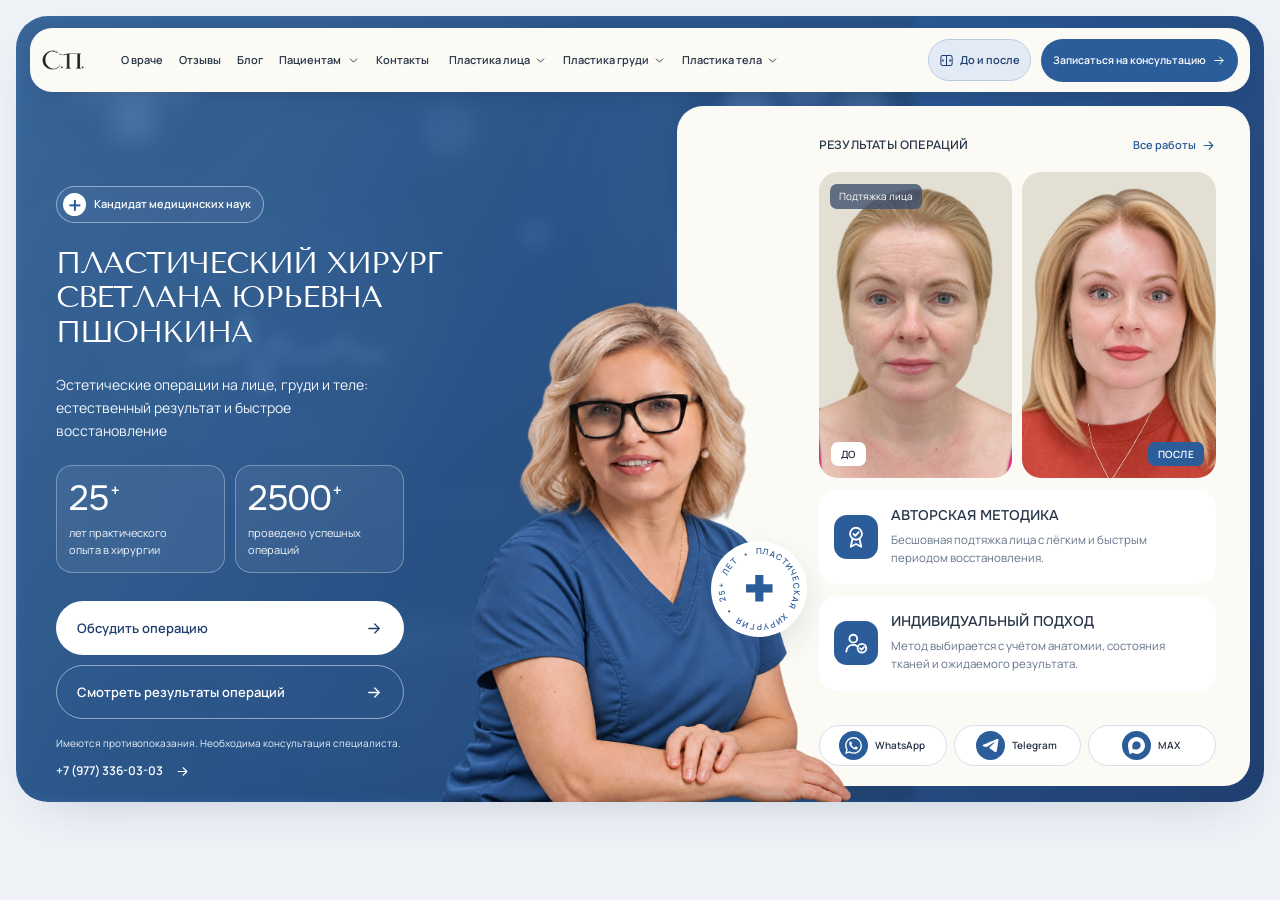
<file: variant-3/index.html>
<!doctype html>
<html lang="ru">
<head>
  <meta charset="utf-8">
  <meta name="viewport" content="width=device-width,initial-scale=1">
  <meta name="description" content="Пластический хирург Светлана Юрьевна Пшонкина. Операции на лице, груди и теле. Результаты и консультация.">
  <meta name="robots" content="noindex,nofollow">
  <title>Светлана Пшонкина — синяя концепция · вариант 3</title>
  <link rel="stylesheet" href="assets/fonts-refined.css">
  <link rel="stylesheet" href="assets/medical.css">
  <link rel="stylesheet" href="assets/revision.css?v=20261113-layout">
  <script src="assets/medical.js" defer></script>
</head>
<body>
<a class="skip-link" href="#hero-title">Перейти к содержимому</a>
<main class="stage" id="top">
  <div class="scenery" aria-hidden="true"><img src="assets/or-scene.svg" alt=""></div>
  <header class="site-header">
    <a class="brand" href="#top" aria-label="Светлана Пшонкина — главная"><img class="brand-mark" src="assets/logo-sp.png" width="48" height="25" alt="С.П."></a>
    <nav class="utility-nav" aria-label="Общие разделы">
        <button class="utility-item" data-topic="О враче">О враче</button>
        <button class="utility-item" data-topic="Отзывы">Отзывы</button>
        <button class="utility-item" data-topic="Блог">Блог</button>
        <div class="nav-group" data-nav-group="patients"><button class="utility-item nav-toggle" aria-expanded="false" aria-controls="panel-patients">Пациентам <span data-icon="down"></span></button><div class="nav-panel compact-panel" id="panel-patients" hidden></div></div>
        <button class="utility-item" data-contact>Контакты</button>
      </nav>
    <nav class="services-nav" id="services-nav" aria-label="Направления операций"></nav>
    <button class="before-after-pill" data-results><span data-icon="compare"></span>До и после <span data-icon="arrow"></span></button>
    <button class="button button-accent header-book" data-contact><span class="book-full">Записаться на консультацию</span><span class="book-short">Консультация</span><span data-icon="arrow"></span></button>
    <button class="menu-toggle" aria-label="Открыть меню" aria-controls="mobile-menu" aria-expanded="false"><span data-icon="menu"></span></button>
    <nav class="mobile-quick" aria-label="Быстрые ссылки"><button data-topic="Отзывы">Отзывы</button><button data-topic="Блог">Блог</button></nav>
  </header>

  <div class="hero-layout">
    <section class="intro" aria-labelledby="hero-title">
      <div class="credential"><span class="credential-plus" aria-hidden="true">+</span>Кандидат медицинских наук</div>
      <h1 id="hero-title">Пластический хирург<br class="desktop-break"> Светлана Юрьевна Пшонкина</h1>
      <p class="lead">Эстетические операции на лице, груди и теле: естественный результат и быстрое восстановление</p>
    </section>

    <section class="action-block" aria-label="Опыт и запись">
      <div class="facts">
        <div class="fact"><strong>25<sup>+</sup></strong><span>лет практического<br>опыта в хирургии</span></div>
        <div class="fact"><strong>2500<sup>+</sup></strong><span>проведено успешных<br>операций</span></div>
      </div>
      <div class="hero-buttons"><button class="button button-white" data-contact>Обсудить операцию <span data-icon="arrow"></span></button><button class="button button-outline" data-results>Смотреть результаты операций <span data-icon="arrow"></span></button></div>
      <p class="medical-note">Имеются противопоказания. Необходима консультация специалиста.</p>
      <a class="phone" href="tel:+79773360303">+7 (977) 336-03-03 <span data-icon="arrow"></span></a>
    </section>

    <figure class="doctor-figure">
      <img class="doctor" src="assets/doctor-blue.png" width="1122" height="1402" alt="Пластический хирург Светлана Юрьевна Пшонкина">
      <figcaption class="doctor-badge" aria-label="Пластическая хирургия — 25+ лет">
        <svg class="badge-ring" viewBox="0 0 116 116" aria-hidden="true"><text x="58" y="16" text-anchor="middle" transform="rotate(0.00000 58 58)">П</text><text x="58" y="16" text-anchor="middle" transform="rotate(10.58824 58 58)">Л</text><text x="58" y="16" text-anchor="middle" transform="rotate(21.17647 58 58)">А</text><text x="58" y="16" text-anchor="middle" transform="rotate(31.76471 58 58)">С</text><text x="58" y="16" text-anchor="middle" transform="rotate(42.35294 58 58)">Т</text><text x="58" y="16" text-anchor="middle" transform="rotate(52.94118 58 58)">И</text><text x="58" y="16" text-anchor="middle" transform="rotate(63.52941 58 58)">Ч</text><text x="58" y="16" text-anchor="middle" transform="rotate(74.11765 58 58)">Е</text><text x="58" y="16" text-anchor="middle" transform="rotate(84.70588 58 58)">С</text><text x="58" y="16" text-anchor="middle" transform="rotate(95.29412 58 58)">К</text><text x="58" y="16" text-anchor="middle" transform="rotate(105.88235 58 58)">А</text><text x="58" y="16" text-anchor="middle" transform="rotate(116.47059 58 58)">Я</text><text x="58" y="16" text-anchor="middle" transform="rotate(137.64706 58 58)">Х</text><text x="58" y="16" text-anchor="middle" transform="rotate(148.23529 58 58)">И</text><text x="58" y="16" text-anchor="middle" transform="rotate(158.82353 58 58)">Р</text><text x="58" y="16" text-anchor="middle" transform="rotate(169.41176 58 58)">У</text><text x="58" y="16" text-anchor="middle" transform="rotate(180.00000 58 58)">Р</text><text x="58" y="16" text-anchor="middle" transform="rotate(190.58824 58 58)">Г</text><text x="58" y="16" text-anchor="middle" transform="rotate(201.17647 58 58)">И</text><text x="58" y="16" text-anchor="middle" transform="rotate(211.76471 58 58)">Я</text><text x="58" y="16" text-anchor="middle" transform="rotate(232.94118 58 58)">•</text><text x="58" y="16" text-anchor="middle" transform="rotate(254.11765 58 58)">2</text><text x="58" y="16" text-anchor="middle" transform="rotate(264.70588 58 58)">5</text><text x="58" y="16" text-anchor="middle" transform="rotate(275.29412 58 58)">+</text><text x="58" y="16" text-anchor="middle" transform="rotate(296.47059 58 58)">Л</text><text x="58" y="16" text-anchor="middle" transform="rotate(307.05882 58 58)">Е</text><text x="58" y="16" text-anchor="middle" transform="rotate(317.64706 58 58)">Т</text><text x="58" y="16" text-anchor="middle" transform="rotate(338.82353 58 58)">•</text></svg>
        <svg class="badge-cross" viewBox="0 0 32 32" aria-hidden="true"><path d="M12 3h8v9h9v8h-9v9h-8v-9H3v-8h9z"/></svg>
      </figcaption>
    </figure>

    <aside class="results-area" id="results" aria-label="Результаты и подход">
      <div class="results-heading"><h2>Результаты операций</h2><button data-results>Все работы <span data-icon="arrow"></span></button></div>
      <button class="comparison" data-results aria-label="Рассмотреть фотографии до и после подтяжки лица">
        <span class="case-caption">Подтяжка лица</span>
        <span class="comparison-half"><img src="assets/ba-before.webp" alt="До операции"><span class="image-label">До</span></span>
        <span class="comparison-half"><img src="assets/ba-after.webp" alt="После операции"><span class="image-label label-after">После</span></span>
      </button>
      <div class="benefits">
        <article class="benefit"><span class="benefit-icon" data-icon="medal"></span><div><h3>Авторская методика</h3><p>Бесшовная подтяжка лица с лёгким и быстрым периодом восстановления.</p></div></article>
        <article class="benefit"><span class="benefit-icon" data-icon="person"></span><div><h3>Индивидуальный подход</h3><p>Метод выбирается с учётом анатомии, состояния тканей и ожидаемого результата.</p></div></article>
      </div>
      <div class="messengers" aria-label="Связаться с нами"><a href="https://wa.me/79773360303" target="_blank" rel="noopener"><span class="social-symbol"><svg class="brand-icon" viewBox="0 0 24 24" aria-hidden="true"><path d="M17.472 14.382c-.297-.149-1.758-.867-2.03-.967-.273-.099-.471-.148-.67.15-.197.297-.767.966-.94 1.164-.173.199-.347.223-.644.075-.297-.15-1.255-.463-2.39-1.475-.883-.788-1.48-1.761-1.653-2.059-.173-.297-.018-.458.13-.606.134-.133.298-.347.446-.52.149-.174.198-.298.298-.497.099-.198.05-.371-.025-.52-.075-.149-.669-1.612-.916-2.207-.242-.579-.487-.5-.669-.51-.173-.008-.371-.01-.57-.01-.198 0-.52.074-.792.372-.272.297-1.04 1.016-1.04 2.479 0 1.462 1.065 2.875 1.213 3.074.149.198 2.096 3.2 5.077 4.487.709.306 1.262.489 1.694.625.712.227 1.36.195 1.871.118.571-.085 1.758-.719 2.006-1.413.248-.694.248-1.289.173-1.413-.074-.124-.272-.198-.57-.347m-5.421 7.403h-.004a9.87 9.87 0 01-5.031-1.378l-.361-.214-3.741.982.998-3.648-.235-.374a9.86 9.86 0 01-1.51-5.26c.001-5.45 4.436-9.884 9.888-9.884 2.64 0 5.122 1.03 6.988 2.898a9.825 9.825 0 012.893 6.994c-.003 5.45-4.437 9.884-9.885 9.884m8.413-18.297A11.815 11.815 0 0012.05 0C5.495 0 .16 5.335.157 11.892c0 2.096.547 4.142 1.588 5.945L.057 24l6.305-1.654a11.882 11.882 0 005.683 1.448h.005c6.554 0 11.89-5.335 11.893-11.893a11.821 11.821 0 00-3.48-8.413Z"/></svg></span>WhatsApp</a><button data-contact><span class="social-symbol"><svg class="brand-icon" viewBox="170 280 580 490" aria-hidden="true"><path d="M226.328419,494.722069 C372.088573,431.216685 469.284839,389.350049 517.917216,369.122161 C656.772535,311.36743 685.625481,301.334815 704.431427,301.003532 C708.567621,300.93067 717.815839,301.955743 723.806446,306.816707 C728.864797,310.92121 730.256552,316.46581 730.922551,320.357329 C731.588551,324.248848 732.417879,333.113828 731.758626,340.040666 C724.234007,419.102486 691.675104,610.964674 675.110982,699.515267 C668.10208,736.984342 654.301336,749.547532 640.940618,750.777006 C611.904684,753.448938 589.856115,731.588035 561.733393,713.153237 C517.726886,684.306416 492.866009,666.349181 450.150074,638.200013 C400.78442,605.66878 432.786119,587.789048 460.919462,558.568563 C468.282091,550.921423 596.21508,434.556479 598.691227,424.000355 C599.00091,422.680135 599.288312,417.758981 596.36474,415.160431 C593.441168,412.561881 589.126229,413.450484 586.012448,414.157198 C581.598758,415.158943 511.297793,461.625274 375.109553,553.556189 C355.154858,567.258623 337.080515,573.934908 320.886524,573.585046 C303.033948,573.199351 268.692754,563.490928 243.163606,555.192408 C211.851067,545.013936 186.964484,539.632504 189.131547,522.346309 C190.260287,513.342589 202.659244,504.134509 226.328419,494.722069 Z"/></svg></span>Telegram</button><button data-contact><span class="social-symbol"><svg class="brand-icon" viewBox="0 0 100 100" aria-hidden="true"><path fill-rule="evenodd" d="M50.7571 0.261719C78.2929 0.261719 99.8857 22.5974 99.8857 50.1474C99.8857 77.6974 77.6071 99.4903 51.0214 99.4903C41.5857 99.4903 37.0143 98.1617 29.65 92.9474C29.1429 92.5903 28.45 92.6831 28.0214 93.1403C22.3571 99.1831 7.85 103.426 7.18571 95.176C7.18571 80.7903 0 71.4474 0 49.876C0 21.5546 23.2214 0.261719 50.7571 0.261719ZM51.5286 24.8117C38.4643 24.126 28.2643 33.1974 26.0143 47.3831C24.15 59.1332 27.45 73.4546 30.2786 74.176C31.4786 74.4832 34.3571 72.276 36.4571 70.2974C36.85 69.926 37.45 69.8617 37.9071 70.1474C41.1786 72.1474 44.8786 73.6474 48.9571 73.8617C62.3714 74.5617 74.2571 64.0617 74.9643 50.6474C75.6643 37.2331 64.9429 25.5046 51.5286 24.8046V24.8117Z"/></svg></span>MAX</button></div>
    </aside>
  </div>
</main>

<dialog id="mobile-menu" class="mobile-menu" aria-labelledby="mobile-menu-title">
  <div class="drawer-header"><img class="brand-mark" src="assets/logo-sp.png" width="42" height="22" alt="С.П."><h2 id="mobile-menu-title">Меню</h2><button class="icon-button" data-close aria-label="Закрыть меню"><span data-icon="close"></span></button></div>
  <div class="drawer-content"><button class="before-after-pill" data-results><span data-icon="compare"></span>До и после <span data-icon="arrow"></span></button><div id="mobile-services"></div><nav class="mobile-utility" aria-label="Общие разделы"><button data-topic="О враче">О враче <span data-icon="arrow"></span></button><button data-topic="Отзывы">Отзывы <span data-icon="arrow"></span></button><button data-topic="Блог">Блог <span data-icon="arrow"></span></button><details class="mobile-group"><summary>Пациентам <span data-icon="down"></span></summary><div id="mobile-patients"></div></details><button data-contact>Контакты <span data-icon="arrow"></span></button></nav></div>
  <div class="drawer-footer"><button class="button button-accent" data-contact>Записаться на консультацию <span data-icon="arrow"></span></button><a href="tel:+79773360303">+7 (977) 336-03-03</a></div>
</dialog>

<dialog id="contact-dialog" class="content-dialog" aria-labelledby="contact-title"><button class="icon-button dialog-close" data-close aria-label="Закрыть"><span data-icon="close"></span></button><span class="dialog-eyebrow">Личная консультация</span><h2 id="contact-title">Обсудим вашу операцию</h2><p>Свяжитесь с нами удобным способом, чтобы выбрать время консультации.</p><a class="button button-accent" href="tel:+79773360303">+7 (977) 336-03-03 <span data-icon="phone"></span></a><a class="button button-soft" href="https://wa.me/79773360303" target="_blank" rel="noopener">Написать в WhatsApp <span class="social-symbol"><svg class="brand-icon" viewBox="0 0 24 24" aria-hidden="true"><path d="M17.472 14.382c-.297-.149-1.758-.867-2.03-.967-.273-.099-.471-.148-.67.15-.197.297-.767.966-.94 1.164-.173.199-.347.223-.644.075-.297-.15-1.255-.463-2.39-1.475-.883-.788-1.48-1.761-1.653-2.059-.173-.297-.018-.458.13-.606.134-.133.298-.347.446-.52.149-.174.198-.298.298-.497.099-.198.05-.371-.025-.52-.075-.149-.669-1.612-.916-2.207-.242-.579-.487-.5-.669-.51-.173-.008-.371-.01-.57-.01-.198 0-.52.074-.792.372-.272.297-1.04 1.016-1.04 2.479 0 1.462 1.065 2.875 1.213 3.074.149.198 2.096 3.2 5.077 4.487.709.306 1.262.489 1.694.625.712.227 1.36.195 1.871.118.571-.085 1.758-.719 2.006-1.413.248-.694.248-1.289.173-1.413-.074-.124-.272-.198-.57-.347m-5.421 7.403h-.004a9.87 9.87 0 01-5.031-1.378l-.361-.214-3.741.982.998-3.648-.235-.374a9.86 9.86 0 01-1.51-5.26c.001-5.45 4.436-9.884 9.888-9.884 2.64 0 5.122 1.03 6.988 2.898a9.825 9.825 0 012.893 6.994c-.003 5.45-4.437 9.884-9.885 9.884m8.413-18.297A11.815 11.815 0 0012.05 0C5.495 0 .16 5.335.157 11.892c0 2.096.547 4.142 1.588 5.945L.057 24l6.305-1.654a11.882 11.882 0 005.683 1.448h.005c6.554 0 11.89-5.335 11.893-11.893a11.821 11.821 0 00-3.48-8.413Z"/></svg></span></a></dialog>

<dialog id="results-dialog" class="content-dialog gallery-dialog" aria-labelledby="results-title"><button class="icon-button dialog-close" data-close aria-label="Закрыть фотографии"><span data-icon="close"></span></button><span class="dialog-eyebrow">Результаты операций</span><h2 id="results-title">До и после</h2><div class="gallery-controls"><span>Подтяжка лица</span><span>01 / 01</span><button class="icon-button" aria-label="Предыдущий случай" disabled><span data-icon="back"></span></button><button class="icon-button" aria-label="Следующий случай" disabled><span data-icon="arrow"></span></button></div><div class="gallery-pair"><figure><img src="assets/ba-before.webp" alt="До операции"><figcaption>До</figcaption></figure><figure><img src="assets/ba-after.webp" alt="После операции"><figcaption>После</figcaption></figure></div></dialog>

<dialog id="section-dialog" class="content-dialog" aria-labelledby="section-title"><button class="icon-button dialog-close" data-close aria-label="Закрыть раздел"><span data-icon="close"></span></button><span class="dialog-eyebrow" id="section-kicker">Информация</span><h2 id="section-title"></h2><p id="section-description"></p><button class="button button-accent" data-contact>Задать вопрос на консультации <span data-icon="arrow"></span></button></dialog>
</body>
</html>
</file>
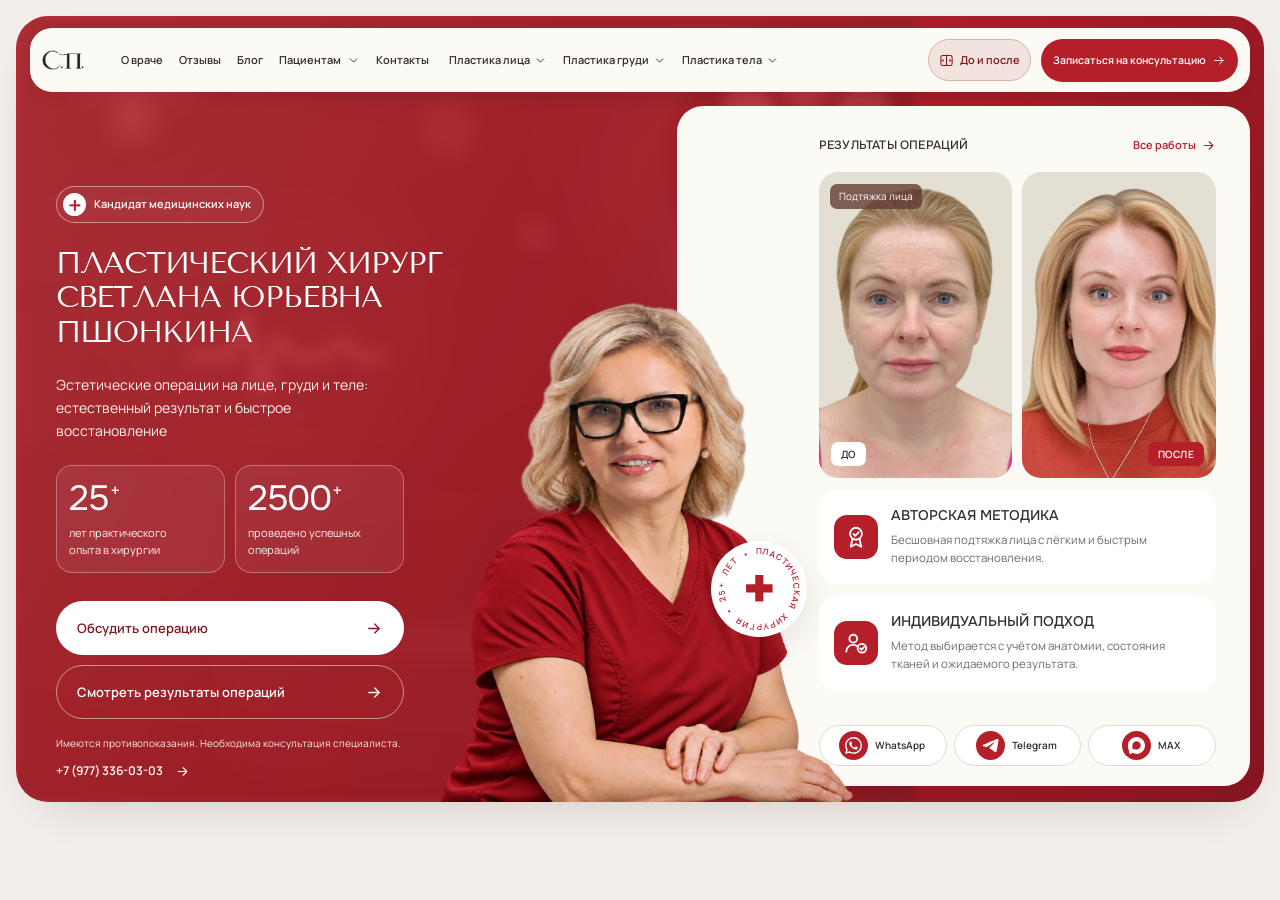
<file: variant-4/index.html>
<!doctype html>
<html lang="ru">
<head>
  <meta charset="utf-8">
  <meta name="viewport" content="width=device-width,initial-scale=1">
  <meta name="description" content="Пластический хирург Светлана Юрьевна Пшонкина. Операции на лице, груди и теле. Результаты и консультация.">
  <meta name="robots" content="noindex,nofollow">
  <title>Светлана Пшонкина — красная концепция · вариант 4</title>
  <link rel="stylesheet" href="assets/fonts-refined.css">
  <link rel="stylesheet" href="assets/medical.css?v=20261113-red-palettes">
  <link rel="stylesheet" href="assets/revision.css?v=20261113-red-palettes">
  <script src="assets/medical.js" defer></script>
</head>
<body>
<a class="skip-link" href="#hero-title">Перейти к содержимому</a>
<main class="stage" id="top">
  <div class="scenery" aria-hidden="true"><img src="assets/or-scene.svg" alt=""></div>
  <header class="site-header">
    <a class="brand" href="#top" aria-label="Светлана Пшонкина — главная"><img class="brand-mark" src="assets/logo-sp.png" width="48" height="25" alt="С.П."></a>
    <nav class="utility-nav" aria-label="Общие разделы">
        <button class="utility-item" data-topic="О враче">О враче</button>
        <button class="utility-item" data-topic="Отзывы">Отзывы</button>
        <button class="utility-item" data-topic="Блог">Блог</button>
        <div class="nav-group" data-nav-group="patients"><button class="utility-item nav-toggle" aria-expanded="false" aria-controls="panel-patients">Пациентам <span data-icon="down"></span></button><div class="nav-panel compact-panel" id="panel-patients" hidden></div></div>
        <button class="utility-item" data-contact>Контакты</button>
      </nav>
    <nav class="services-nav" id="services-nav" aria-label="Направления операций"></nav>
    <button class="before-after-pill" data-results><span data-icon="compare"></span>До и после <span data-icon="arrow"></span></button>
    <button class="button button-accent header-book" data-contact><span class="book-full">Записаться на консультацию</span><span class="book-short">Консультация</span><span data-icon="arrow"></span></button>
    <button class="menu-toggle" aria-label="Открыть меню" aria-controls="mobile-menu" aria-expanded="false"><span data-icon="menu"></span></button>
    <nav class="mobile-quick" aria-label="Быстрые ссылки"><button data-topic="Отзывы">Отзывы</button><button data-topic="Блог">Блог</button></nav>
  </header>

  <div class="hero-layout">
    <section class="intro" aria-labelledby="hero-title">
      <div class="credential"><span class="credential-plus" aria-hidden="true">+</span>Кандидат медицинских наук</div>
      <h1 id="hero-title">Пластический хирург<br class="desktop-break"> Светлана Юрьевна Пшонкина</h1>
      <p class="lead">Эстетические операции на лице, груди и теле: естественный результат и быстрое восстановление</p>
    </section>

    <section class="action-block" aria-label="Опыт и запись">
      <div class="facts">
        <div class="fact"><strong>25<sup>+</sup></strong><span>лет практического<br>опыта в хирургии</span></div>
        <div class="fact"><strong>2500<sup>+</sup></strong><span>проведено успешных<br>операций</span></div>
      </div>
      <div class="hero-buttons"><button class="button button-white" data-contact>Обсудить операцию <span data-icon="arrow"></span></button><button class="button button-outline" data-results>Смотреть результаты операций <span data-icon="arrow"></span></button></div>
      <p class="medical-note">Имеются противопоказания. Необходима консультация специалиста.</p>
      <a class="phone" href="tel:+79773360303">+7 (977) 336-03-03 <span data-icon="arrow"></span></a>
    </section>

    <figure class="doctor-figure">
      <img class="doctor" src="assets/doctor-red.png" width="1122" height="1402" alt="Пластический хирург Светлана Юрьевна Пшонкина">
      <figcaption class="doctor-badge" aria-label="Пластическая хирургия — 25+ лет">
        <svg class="badge-ring" viewBox="0 0 116 116" aria-hidden="true"><text x="58" y="16" text-anchor="middle" transform="rotate(0.00000 58 58)">П</text><text x="58" y="16" text-anchor="middle" transform="rotate(10.58824 58 58)">Л</text><text x="58" y="16" text-anchor="middle" transform="rotate(21.17647 58 58)">А</text><text x="58" y="16" text-anchor="middle" transform="rotate(31.76471 58 58)">С</text><text x="58" y="16" text-anchor="middle" transform="rotate(42.35294 58 58)">Т</text><text x="58" y="16" text-anchor="middle" transform="rotate(52.94118 58 58)">И</text><text x="58" y="16" text-anchor="middle" transform="rotate(63.52941 58 58)">Ч</text><text x="58" y="16" text-anchor="middle" transform="rotate(74.11765 58 58)">Е</text><text x="58" y="16" text-anchor="middle" transform="rotate(84.70588 58 58)">С</text><text x="58" y="16" text-anchor="middle" transform="rotate(95.29412 58 58)">К</text><text x="58" y="16" text-anchor="middle" transform="rotate(105.88235 58 58)">А</text><text x="58" y="16" text-anchor="middle" transform="rotate(116.47059 58 58)">Я</text><text x="58" y="16" text-anchor="middle" transform="rotate(137.64706 58 58)">Х</text><text x="58" y="16" text-anchor="middle" transform="rotate(148.23529 58 58)">И</text><text x="58" y="16" text-anchor="middle" transform="rotate(158.82353 58 58)">Р</text><text x="58" y="16" text-anchor="middle" transform="rotate(169.41176 58 58)">У</text><text x="58" y="16" text-anchor="middle" transform="rotate(180.00000 58 58)">Р</text><text x="58" y="16" text-anchor="middle" transform="rotate(190.58824 58 58)">Г</text><text x="58" y="16" text-anchor="middle" transform="rotate(201.17647 58 58)">И</text><text x="58" y="16" text-anchor="middle" transform="rotate(211.76471 58 58)">Я</text><text x="58" y="16" text-anchor="middle" transform="rotate(232.94118 58 58)">•</text><text x="58" y="16" text-anchor="middle" transform="rotate(254.11765 58 58)">2</text><text x="58" y="16" text-anchor="middle" transform="rotate(264.70588 58 58)">5</text><text x="58" y="16" text-anchor="middle" transform="rotate(275.29412 58 58)">+</text><text x="58" y="16" text-anchor="middle" transform="rotate(296.47059 58 58)">Л</text><text x="58" y="16" text-anchor="middle" transform="rotate(307.05882 58 58)">Е</text><text x="58" y="16" text-anchor="middle" transform="rotate(317.64706 58 58)">Т</text><text x="58" y="16" text-anchor="middle" transform="rotate(338.82353 58 58)">•</text></svg>
        <svg class="badge-cross" viewBox="0 0 32 32" aria-hidden="true"><path d="M12 3h8v9h9v8h-9v9h-8v-9H3v-8h9z"/></svg>
      </figcaption>
    </figure>

    <aside class="results-area" id="results" aria-label="Результаты и подход">
      <div class="results-heading"><h2>Результаты операций</h2><button data-results>Все работы <span data-icon="arrow"></span></button></div>
      <button class="comparison" data-results aria-label="Рассмотреть фотографии до и после подтяжки лица">
        <span class="case-caption">Подтяжка лица</span>
        <span class="comparison-half"><img src="assets/ba-before.webp" alt="До операции"><span class="image-label">До</span></span>
        <span class="comparison-half"><img src="assets/ba-after.webp" alt="После операции"><span class="image-label label-after">После</span></span>
      </button>
      <div class="benefits">
        <article class="benefit"><span class="benefit-icon" data-icon="medal"></span><div><h3>Авторская методика</h3><p>Бесшовная подтяжка лица с лёгким и быстрым периодом восстановления.</p></div></article>
        <article class="benefit"><span class="benefit-icon" data-icon="person"></span><div><h3>Индивидуальный подход</h3><p>Метод выбирается с учётом анатомии, состояния тканей и ожидаемого результата.</p></div></article>
      </div>
      <div class="messengers" aria-label="Связаться с нами"><a href="https://wa.me/79773360303" target="_blank" rel="noopener"><span class="social-symbol"><svg class="brand-icon" viewBox="0 0 24 24" aria-hidden="true"><path d="M17.472 14.382c-.297-.149-1.758-.867-2.03-.967-.273-.099-.471-.148-.67.15-.197.297-.767.966-.94 1.164-.173.199-.347.223-.644.075-.297-.15-1.255-.463-2.39-1.475-.883-.788-1.48-1.761-1.653-2.059-.173-.297-.018-.458.13-.606.134-.133.298-.347.446-.52.149-.174.198-.298.298-.497.099-.198.05-.371-.025-.52-.075-.149-.669-1.612-.916-2.207-.242-.579-.487-.5-.669-.51-.173-.008-.371-.01-.57-.01-.198 0-.52.074-.792.372-.272.297-1.04 1.016-1.04 2.479 0 1.462 1.065 2.875 1.213 3.074.149.198 2.096 3.2 5.077 4.487.709.306 1.262.489 1.694.625.712.227 1.36.195 1.871.118.571-.085 1.758-.719 2.006-1.413.248-.694.248-1.289.173-1.413-.074-.124-.272-.198-.57-.347m-5.421 7.403h-.004a9.87 9.87 0 01-5.031-1.378l-.361-.214-3.741.982.998-3.648-.235-.374a9.86 9.86 0 01-1.51-5.26c.001-5.45 4.436-9.884 9.888-9.884 2.64 0 5.122 1.03 6.988 2.898a9.825 9.825 0 012.893 6.994c-.003 5.45-4.437 9.884-9.885 9.884m8.413-18.297A11.815 11.815 0 0012.05 0C5.495 0 .16 5.335.157 11.892c0 2.096.547 4.142 1.588 5.945L.057 24l6.305-1.654a11.882 11.882 0 005.683 1.448h.005c6.554 0 11.89-5.335 11.893-11.893a11.821 11.821 0 00-3.48-8.413Z"/></svg></span>WhatsApp</a><button data-contact><span class="social-symbol"><svg class="brand-icon" viewBox="170 280 580 490" aria-hidden="true"><path d="M226.328419,494.722069 C372.088573,431.216685 469.284839,389.350049 517.917216,369.122161 C656.772535,311.36743 685.625481,301.334815 704.431427,301.003532 C708.567621,300.93067 717.815839,301.955743 723.806446,306.816707 C728.864797,310.92121 730.256552,316.46581 730.922551,320.357329 C731.588551,324.248848 732.417879,333.113828 731.758626,340.040666 C724.234007,419.102486 691.675104,610.964674 675.110982,699.515267 C668.10208,736.984342 654.301336,749.547532 640.940618,750.777006 C611.904684,753.448938 589.856115,731.588035 561.733393,713.153237 C517.726886,684.306416 492.866009,666.349181 450.150074,638.200013 C400.78442,605.66878 432.786119,587.789048 460.919462,558.568563 C468.282091,550.921423 596.21508,434.556479 598.691227,424.000355 C599.00091,422.680135 599.288312,417.758981 596.36474,415.160431 C593.441168,412.561881 589.126229,413.450484 586.012448,414.157198 C581.598758,415.158943 511.297793,461.625274 375.109553,553.556189 C355.154858,567.258623 337.080515,573.934908 320.886524,573.585046 C303.033948,573.199351 268.692754,563.490928 243.163606,555.192408 C211.851067,545.013936 186.964484,539.632504 189.131547,522.346309 C190.260287,513.342589 202.659244,504.134509 226.328419,494.722069 Z"/></svg></span>Telegram</button><button data-contact><span class="social-symbol"><svg class="brand-icon" viewBox="0 0 100 100" aria-hidden="true"><path fill-rule="evenodd" d="M50.7571 0.261719C78.2929 0.261719 99.8857 22.5974 99.8857 50.1474C99.8857 77.6974 77.6071 99.4903 51.0214 99.4903C41.5857 99.4903 37.0143 98.1617 29.65 92.9474C29.1429 92.5903 28.45 92.6831 28.0214 93.1403C22.3571 99.1831 7.85 103.426 7.18571 95.176C7.18571 80.7903 0 71.4474 0 49.876C0 21.5546 23.2214 0.261719 50.7571 0.261719ZM51.5286 24.8117C38.4643 24.126 28.2643 33.1974 26.0143 47.3831C24.15 59.1332 27.45 73.4546 30.2786 74.176C31.4786 74.4832 34.3571 72.276 36.4571 70.2974C36.85 69.926 37.45 69.8617 37.9071 70.1474C41.1786 72.1474 44.8786 73.6474 48.9571 73.8617C62.3714 74.5617 74.2571 64.0617 74.9643 50.6474C75.6643 37.2331 64.9429 25.5046 51.5286 24.8046V24.8117Z"/></svg></span>MAX</button></div>
    </aside>
  </div>
</main>

<dialog id="mobile-menu" class="mobile-menu" aria-labelledby="mobile-menu-title">
  <div class="drawer-header"><img class="brand-mark" src="assets/logo-sp.png" width="42" height="22" alt="С.П."><h2 id="mobile-menu-title">Меню</h2><button class="icon-button" data-close aria-label="Закрыть меню"><span data-icon="close"></span></button></div>
  <div class="drawer-content"><button class="before-after-pill" data-results><span data-icon="compare"></span>До и после <span data-icon="arrow"></span></button><div id="mobile-services"></div><nav class="mobile-utility" aria-label="Общие разделы"><button data-topic="О враче">О враче <span data-icon="arrow"></span></button><button data-topic="Отзывы">Отзывы <span data-icon="arrow"></span></button><button data-topic="Блог">Блог <span data-icon="arrow"></span></button><details class="mobile-group"><summary>Пациентам <span data-icon="down"></span></summary><div id="mobile-patients"></div></details><button data-contact>Контакты <span data-icon="arrow"></span></button></nav></div>
  <div class="drawer-footer"><button class="button button-accent" data-contact>Записаться на консультацию <span data-icon="arrow"></span></button><a href="tel:+79773360303">+7 (977) 336-03-03</a></div>
</dialog>

<dialog id="contact-dialog" class="content-dialog" aria-labelledby="contact-title"><button class="icon-button dialog-close" data-close aria-label="Закрыть"><span data-icon="close"></span></button><span class="dialog-eyebrow">Личная консультация</span><h2 id="contact-title">Обсудим вашу операцию</h2><p>Свяжитесь с нами удобным способом, чтобы выбрать время консультации.</p><a class="button button-accent" href="tel:+79773360303">+7 (977) 336-03-03 <span data-icon="phone"></span></a><a class="button button-soft" href="https://wa.me/79773360303" target="_blank" rel="noopener">Написать в WhatsApp <span class="social-symbol"><svg class="brand-icon" viewBox="0 0 24 24" aria-hidden="true"><path d="M17.472 14.382c-.297-.149-1.758-.867-2.03-.967-.273-.099-.471-.148-.67.15-.197.297-.767.966-.94 1.164-.173.199-.347.223-.644.075-.297-.15-1.255-.463-2.39-1.475-.883-.788-1.48-1.761-1.653-2.059-.173-.297-.018-.458.13-.606.134-.133.298-.347.446-.52.149-.174.198-.298.298-.497.099-.198.05-.371-.025-.52-.075-.149-.669-1.612-.916-2.207-.242-.579-.487-.5-.669-.51-.173-.008-.371-.01-.57-.01-.198 0-.52.074-.792.372-.272.297-1.04 1.016-1.04 2.479 0 1.462 1.065 2.875 1.213 3.074.149.198 2.096 3.2 5.077 4.487.709.306 1.262.489 1.694.625.712.227 1.36.195 1.871.118.571-.085 1.758-.719 2.006-1.413.248-.694.248-1.289.173-1.413-.074-.124-.272-.198-.57-.347m-5.421 7.403h-.004a9.87 9.87 0 01-5.031-1.378l-.361-.214-3.741.982.998-3.648-.235-.374a9.86 9.86 0 01-1.51-5.26c.001-5.45 4.436-9.884 9.888-9.884 2.64 0 5.122 1.03 6.988 2.898a9.825 9.825 0 012.893 6.994c-.003 5.45-4.437 9.884-9.885 9.884m8.413-18.297A11.815 11.815 0 0012.05 0C5.495 0 .16 5.335.157 11.892c0 2.096.547 4.142 1.588 5.945L.057 24l6.305-1.654a11.882 11.882 0 005.683 1.448h.005c6.554 0 11.89-5.335 11.893-11.893a11.821 11.821 0 00-3.48-8.413Z"/></svg></span></a></dialog>

<dialog id="results-dialog" class="content-dialog gallery-dialog" aria-labelledby="results-title"><button class="icon-button dialog-close" data-close aria-label="Закрыть фотографии"><span data-icon="close"></span></button><span class="dialog-eyebrow">Результаты операций</span><h2 id="results-title">До и после</h2><div class="gallery-controls"><span>Подтяжка лица</span><span>01 / 01</span><button class="icon-button" aria-label="Предыдущий случай" disabled><span data-icon="back"></span></button><button class="icon-button" aria-label="Следующий случай" disabled><span data-icon="arrow"></span></button></div><div class="gallery-pair"><figure><img src="assets/ba-before.webp" alt="До операции"><figcaption>До</figcaption></figure><figure><img src="assets/ba-after.webp" alt="После операции"><figcaption>После</figcaption></figure></div></dialog>

<dialog id="section-dialog" class="content-dialog" aria-labelledby="section-title"><button class="icon-button dialog-close" data-close aria-label="Закрыть раздел"><span data-icon="close"></span></button><span class="dialog-eyebrow" id="section-kicker">Информация</span><h2 id="section-title"></h2><p id="section-description"></p><button class="button button-accent" data-contact>Задать вопрос на консультации <span data-icon="arrow"></span></button></dialog>
</body>
</html>
</file>
<file: variant-1/assets/fonts-refined.css>
@font-face {
  font-family: 'Onest';
  font-style: normal;
  font-weight: 400 800;
  font-display: swap;
  src: url([data-uri]) format('woff2');
  unicode-range: U+0301, U+0400-045F, U+0490-0491, U+04B0-04B1, U+2116;
}
@font-face {
  font-family: 'Onest';
  font-style: normal;
  font-weight: 400 800;
  font-display: swap;
  src: url([data-uri]) format('woff2');
  unicode-range: U+0302-0303, U+0305, U+0307-0308, U+0310, U+0312, U+0315, U+031A, U+0326-0327, U+032C, U+032F-0330, U+0332-0333, U+0338, U+033A, U+0346, U+034D, U+0391-03A1, U+03A3-03A9, U+03B1-03C9, U+03D1, U+03D5-03D6, U+03F0-03F1, U+03F4-03F5, U+2016-2017, U+2034-2038, U+203C, U+2040, U+2043, U+2047, U+2050, U+2057, U+205F, U+2070-2071, U+2074-209F, U+20D0-20DC, U+20E1, U+20E5-20EF, U+2100-2112, U+2114-2115, U+2117-2121, U+2123-214F, U+2190, U+2192, U+2194-21AE, U+21B0-21E5, U+21F1-21F2, U+21F4-2211, U+2213-2214, U+2216-22FF, U+2308-230B, U+2310, U+2319, U+231C-2321, U+2336-237A, U+237C, U+2395, U+239B-23B7, U+23D0, U+23DC-23E1, U+2474-2475, U+25AF, U+25B3, U+25B7, U+25BD, U+25C1, U+25CA, U+25CC, U+25FB, U+266D-266F, U+27C0-27FF, U+2900-2AFF, U+2B0E-2B11, U+2B30-2B4C, U+2BFE, U+3030, U+FF5B, U+FF5D, U+1D400-1D7FF, U+1EE00-1EEFF;
}
@font-face {
  font-family: 'Onest';
  font-style: normal;
  font-weight: 400 800;
  font-display: swap;
  src: url([data-uri]) format('woff2');
  unicode-range: U+0001-000C, U+000E-001F, U+007F-009F, U+20DD-20E0, U+20E2-20E4, U+2150-218F, U+2190, U+2192, U+2194-2199, U+21AF, U+21E6-21F0, U+21F3, U+2218-2219, U+2299, U+22C4-22C6, U+2300-243F, U+2440-244A, U+2460-24FF, U+25A0-27BF, U+2800-28FF, U+2921-2922, U+2981, U+29BF, U+29EB, U+2B00-2BFF, U+4DC0-4DFF, U+FFF9-FFFB, U+10140-1018E, U+10190-1019C, U+101A0, U+101D0-101FD, U+102E0-102FB, U+10E60-10E7E, U+1D2C0-1D2D3, U+1D2E0-1D37F, U+1F000-1F0FF, U+1F100-1F1AE, U+1F1E6-1F1FF, U+1F30D-1F30F, U+1F315, U+1F31C, U+1F31E, U+1F320-1F32C, U+1F336, U+1F378, U+1F37D, U+1F382, U+1F393-1F39F, U+1F3A7-1F3A8, U+1F3AC-1F3AF, U+1F3C2, U+1F3C4-1F3C6, U+1F3CA-1F3CE, U+1F3D4-1F3E0, U+1F3ED, U+1F3F1-1F3F3, U+1F3F5-1F3F7, U+1F408, U+1F415, U+1F41F, U+1F426, U+1F43F, U+1F441-1F442, U+1F444, U+1F446-1F449, U+1F44C-1F44E, U+1F453, U+1F46A, U+1F47D, U+1F4A3, U+1F4B0, U+1F4B3, U+1F4B9, U+1F4BB, U+1F4BF, U+1F4C8-1F4CB, U+1F4D6, U+1F4DA, U+1F4DF, U+1F4E3-1F4E6, U+1F4EA-1F4ED, U+1F4F7, U+1F4F9-1F4FB, U+1F4FD-1F4FE, U+1F503, U+1F507-1F50B, U+1F50D, U+1F512-1F513, U+1F53E-1F54A, U+1F54F-1F5FA, U+1F610, U+1F650-1F67F, U+1F687, U+1F68D, U+1F691, U+1F694, U+1F698, U+1F6AD, U+1F6B2, U+1F6B9-1F6BA, U+1F6BC, U+1F6C6-1F6CF, U+1F6D3-1F6D7, U+1F6E0-1F6EA, U+1F6F0-1F6F3, U+1F6F7-1F6FC, U+1F700-1F80B, U+1F810-1F847, U+1F850-1F859, U+1F860-1F887, U+1F890-1F8AD, U+1F8B0-1F8BB, U+1F8C0-1F8C1, U+1F8D0-1F8D8, U+1F900-1F90B, U+1F93B, U+1F946, U+1F984, U+1F996, U+1F9E9, U+1FA00-1FA6F, U+1FA70-1FA7C, U+1FA80-1FAC6, U+1FAC8, U+1FACC-1FADD, U+1FADF-1FAEB, U+1FAEF-1FAFA, U+1FB00-1FBFF;
}
@font-face {
  font-family: 'Onest';
  font-style: normal;
  font-weight: 400 800;
  font-display: swap;
  src: url([data-uri]) format('woff2');
  unicode-range: U+0000-00FF, U+0131, U+0152-0153, U+02BB-02BC, U+02C6, U+02DA, U+02DC, U+0304, U+0308, U+0329, U+2000-206F, U+20AC, U+2122, U+2191, U+2193, U+2212, U+2215, U+FEFF, U+FFFD;
}
@font-face {
  font-family: 'Manrope';
  font-style: normal;
  font-weight: 400;
  font-display: swap;
  src: url([data-uri]) format('woff2');
  unicode-range: U+0301, U+0400-045F, U+0490-0491, U+04B0-04B1, U+2116;
}
@font-face {
  font-family: 'Manrope';
  font-style: normal;
  font-weight: 400;
  font-display: swap;
  src: url([data-uri]) format('woff2');
  unicode-range: U+0000-00FF, U+0131, U+0152-0153, U+02BB-02BC, U+02C6, U+02DA, U+02DC, U+0304, U+0308, U+0329, U+2000-206F, U+20AC, U+2122, U+2191, U+2193, U+2212, U+2215, U+FEFF, U+FFFD;
}
@font-face {
  font-family: 'Manrope';
  font-style: normal;
  font-weight: 500;
  font-display: swap;
  src: url([data-uri]) format('woff2');
  unicode-range: U+0301, U+0400-045F, U+0490-0491, U+04B0-04B1, U+2116;
}
@font-face {
  font-family: 'Manrope';
  font-style: normal;
  font-weight: 500;
  font-display: swap;
  src: url([data-uri]) format('woff2');
  unicode-range: U+0000-00FF, U+0131, U+0152-0153, U+02BB-02BC, U+02C6, U+02DA, U+02DC, U+0304, U+0308, U+0329, U+2000-206F, U+20AC, U+2122, U+2191, U+2193, U+2212, U+2215, U+FEFF, U+FFFD;
}
@font-face {
  font-family: 'Manrope';
  font-style: normal;
  font-weight: 600;
  font-display: swap;
  src: url([data-uri]) format('woff2');
  unicode-range: U+0301, U+0400-045F, U+0490-0491, U+04B0-04B1, U+2116;
}
@font-face {
  font-family: 'Manrope';
  font-style: normal;
  font-weight: 600;
  font-display: swap;
  src: url([data-uri]) format('woff2');
  unicode-range: U+0000-00FF, U+0131, U+0152-0153, U+02BB-02BC, U+02C6, U+02DA, U+02DC, U+0304, U+0308, U+0329, U+2000-206F, U+20AC, U+2122, U+2191, U+2193, U+2212, U+2215, U+FEFF, U+FFFD;
}
</file>
<file: review.css>
:root{--ink:#283238;--muted:#687176;--line:#dde1e1;--paper:#fbfaf7;--teal:#246d75;--burgundy:#4c1012;--red:#b51f2a;--blue:#2b5d9a;--focus:#2b5d9a;--scroll-thumb:#9da8ad;--scroll-track:#eef1f2;color-scheme:light;font-family:Manrope,Arial,sans-serif;color:var(--ink);background:var(--paper)}
*{box-sizing:border-box;scrollbar-color:var(--scroll-thumb) var(--scroll-track);scrollbar-width:thin}
*::-webkit-scrollbar{width:10px;height:10px}*::-webkit-scrollbar-track{background:var(--scroll-track)}*::-webkit-scrollbar-thumb{background:var(--scroll-thumb);border:2px solid var(--scroll-track);border-radius:10px}*::-webkit-scrollbar-thumb:hover{background:#718087}
body{margin:0;display:flex;flex-direction:column;height:100vh;height:100dvh;min-height:280px}
.review-bar{display:grid;grid-template-columns:1fr auto 1fr;align-items:center;gap:24px;padding:14px 28px;border-bottom:1px solid var(--line);background:var(--paper);flex-shrink:0}
.review-heading h1{font-size:17px;line-height:1.25;letter-spacing:-.4px;margin:0 0 4px;font-weight:750}
.review-heading p{font-size:12px;line-height:1.3;color:var(--muted);margin:0}
.variant-tabs{display:flex;padding:4px;gap:4px;border:1px solid var(--line);border-radius:999px;background:#ecefee}
button,a{-webkit-tap-highlight-color:transparent}button{font:inherit;cursor:pointer}a{color:inherit;text-decoration:none;cursor:pointer}button:focus-visible,a:focus-visible,.preview-panel:focus-visible{outline:3px solid var(--focus);outline-offset:3px}
.variant-tabs button{border:0;display:flex;align-items:center;justify-content:center;gap:8px;min-height:40px;padding:0 18px;border-radius:999px;background:transparent;color:#535e62;font-size:13px;font-weight:650;white-space:nowrap;transition:background .16s,color .16s,box-shadow .16s}
.variant-tabs button:hover{background:#e1e6e5;color:var(--ink)}.variant-tabs button:active{background:#d6dddd}
.variant-tabs button[aria-selected=true]{background:white;box-shadow:0 1px 5px #152b3114;color:var(--ink)}
.swatch{height:10px;width:10px;flex-shrink:0;border-radius:50%}.swatch-teal{background:var(--teal)}.swatch-burgundy{background:var(--burgundy)}.swatch-blue{background:var(--blue)}.swatch-red{background:var(--red)}
.open-link{justify-self:end;display:inline-flex;gap:8px;align-items:center;font-size:12px;min-height:40px;padding:8px 0;border-bottom:1px solid transparent}.open-link:hover{border-color:var(--ink)}.open-link:active{opacity:.65}.open-link svg{width:18px;height:18px;fill:none;stroke:currentColor;stroke-width:1.5}
.preview-panel{position:relative;flex:1;min-height:0;background:#eef1f1}iframe{width:100%;height:100%;display:block;border:0;background:#eef1f1}
.loading{position:absolute;inset:0;display:flex;align-items:center;justify-content:center;gap:12px;background:var(--paper);color:var(--muted);font-size:14px;pointer-events:none}.spinner{width:19px;height:19px;border:2px solid var(--line);border-top-color:var(--ink);border-radius:50%;animation:spin .7s linear infinite}
.load-error{position:absolute;inset:0;background:var(--paper);display:flex;align-items:center;justify-content:center;flex-direction:column;padding:24px;text-align:center;gap:16px;font-size:14px}.load-error p{margin:0}.load-error button{background:var(--ink);border:1px solid var(--ink);color:white;border-radius:999px;padding:12px 20px}.load-error button:hover{background:#43525b}.load-error button:active{background:#19242a}.load-error a{text-decoration:underline;text-underline-offset:4px}.load-error a:hover{color:var(--blue)}
[hidden]{display:none!important}.sr-only{position:absolute;width:1px;height:1px;padding:0;margin:-1px;overflow:hidden;clip:rect(0,0,0,0);white-space:nowrap;border:0}noscript{background:var(--paper);padding:16px}noscript a{text-decoration:underline}
@keyframes spin{to{transform:rotate(360deg)}}
@media(max-width:1000px){.review-bar{gap:14px;padding:12px 18px}.review-heading h1{font-size:15px}.variant-tabs button{padding:0 12px}}
@media(max-width:760px){.review-bar{grid-template-columns:1fr auto;gap:10px 12px;padding:12px 16px}.variant-tabs{grid-column:1/-1;grid-row:2;justify-self:center}.review-heading h1{font-size:15px}.review-heading p{font-size:11px}.open-link{font-size:11px;gap:4px}.variant-tabs button{padding:0 16px;min-height:36px;font-size:12px}}
@media(max-width:360px){.review-bar{padding:10px 12px;gap:8px}.review-heading h1{font-size:13px}.open-link{font-size:10px}.open-link svg{width:14px}.variant-tabs button{padding:0 12px;gap:6px}.swatch{width:8px;height:8px}}
@media(max-width:760px){.variant-tabs{display:grid;grid-template-columns:repeat(4,minmax(0,1fr));width:min(100%,460px);min-width:0;padding:3px;gap:2px}.variant-tabs button{min-width:0;padding:0 5px;font-size:11px;gap:5px}.swatch{width:8px;height:8px}}
@media(prefers-reduced-motion:reduce){*{animation:none!important;transition:none!important}}
@media(forced-colors:active){.variant-tabs button[aria-selected=true]{outline:2px solid Highlight;outline-offset:-3px}*{scrollbar-color:auto}}
</file>
<file: variant-1/assets/medical.css>
:root{--accent:#246d75;--accent-dark:#184f58;--accent-light:#ddece8;--page:#edf1ed;--surface:#fbfaf5;--ink:#203638;--muted:#5d7475;--line:#d4e0dc;--white:#fff;--display:'Tenor Sans','Onest',sans-serif;--body:'Manrope',system-ui,sans-serif;--scroll-thumb:#809e9a;--scroll-track:#edf1ed}
*{box-sizing:border-box}html{scroll-behavior:smooth;scrollbar-gutter:stable}body{margin:0;padding:16px;background:var(--page);color:var(--ink);font:400 15px/1.5 var(--body);-webkit-font-smoothing:antialiased}button,a{-webkit-tap-highlight-color:transparent}button{font:inherit;cursor:pointer}a{color:inherit;text-decoration:none}button{color:inherit}button:disabled{cursor:default;opacity:.4}button:not(:disabled),a{transition:background .18s,color .18s,border-color .18s,box-shadow .18s}button:focus-visible,a:focus-visible,summary:focus-visible{outline:3px solid #b0d9b6;outline-offset:4px}button:active:not(:disabled){transform:translateY(1px)}h1,h2,h3,p,figure{margin:0}button{border:0}button[hidden],[hidden]{display:none!important}button svg,a svg{pointer-events:none}.ic{width:19px;height:19px;display:block;fill:none;stroke:currentColor;stroke-width:1.7;stroke-linecap:round;stroke-linejoin:round;flex:none}span[data-icon]{display:inline-flex;align-items:center;justify-content:center;flex:none}
*{scrollbar-color:var(--scroll-thumb) var(--scroll-track);scrollbar-width:thin}*::-webkit-scrollbar{width:10px;height:10px}*::-webkit-scrollbar-track{background:var(--scroll-track)}*::-webkit-scrollbar-thumb{background:var(--scroll-thumb);border:2px solid var(--scroll-track);border-radius:8px}*::-webkit-scrollbar-thumb:hover{background:var(--accent)}
.skip-link{position:fixed;left:24px;top:-100px;padding:12px 18px;background:white;color:var(--ink);z-index:1000;border-radius:8px}.skip-link:focus{top:20px}
.stage{position:relative;isolation:isolate;max-width:1568px;margin:auto;border-radius:32px;background:linear-gradient(118deg,#337d83 0%,var(--accent) 42%,var(--accent-dark) 100%);padding:18px 18px 0;box-shadow:0 20px 50px -32px #244a4955}.scenery{position:absolute;inset:0;overflow:hidden;z-index:-2;border-radius:inherit;pointer-events:none}.scenery img{width:72%;height:100%;object-fit:cover;opacity:.16;filter:grayscale(1) blur(5px);mix-blend-mode:screen}.stage:after{content:'';position:absolute;z-index:-1;top:146px;bottom:16px;left:53%;right:16px;border-radius:26px;background:var(--surface)}
.site-header{position:relative;z-index:30;background:var(--surface);border-radius:22px;padding:0 22px;box-shadow:0 10px 26px -23px #102c39}.header-primary,.header-secondary{display:flex;align-items:center;gap:18px;min-width:0}.header-primary{min-height:62px;border-bottom:1px solid var(--line)}.header-secondary{min-height:57px;justify-content:space-between}.brand{display:flex;align-items:center;min-width:52px;min-height:44px}.brand-mark{display:block;width:48px;height:25px;object-fit:contain;filter:grayscale(1) brightness(.6)}.utility-nav{display:flex;align-items:center;justify-content:center;gap:12px;flex:1;min-width:0}.utility-item{display:flex;align-items:center;gap:6px;min-height:42px;padding:8px 10px;background:transparent;font-size:13px;font-weight:600;white-space:nowrap;border-radius:9px}.utility-item:hover{background:var(--accent-light);color:var(--accent-dark)}.nav-toggle .ic{width:13px;height:13px}.button{display:inline-flex;align-items:center;justify-content:center;gap:12px;min-height:52px;padding:14px 20px;border-radius:12px;font-size:13px;font-weight:700;line-height:1.4;text-align:center;border:1px solid transparent;min-width:0}.button .ic{width:18px}.button-accent{background:var(--accent);color:white}.button-accent:hover{background:var(--accent-dark)}.button-white{background:white;color:var(--accent-dark)}.button-white:hover{background:var(--accent-light)}.button-outline{color:white;border-color:#cce0db99;background:transparent}.button-outline:hover{background:#ffffff16;border-color:white}.button-soft{background:var(--accent-light);color:var(--accent-dark)}.button-soft:hover{background:#cde1db}.header-book{font-size:12px;min-height:42px;padding:10px 15px;white-space:nowrap}.header-book .ic{width:16px}.book-short{display:none}.menu-toggle{display:none}.services-nav{display:flex;align-items:center;gap:14px}.service-trigger{display:flex;align-items:center;gap:12px;padding:9px 14px;min-height:44px;background:transparent;font-weight:650;font-size:14px;border-radius:10px;white-space:nowrap}.service-trigger:hover,.service-trigger[aria-expanded=true]{background:var(--accent-light);color:var(--accent-dark)}.before-after-pill{display:inline-flex;align-items:center;justify-content:center;gap:10px;padding:10px 16px;min-height:42px;border:1px solid #a9c8c0;border-radius:12px;background:var(--accent-light);color:var(--accent-dark);font-size:13px;font-weight:750;white-space:nowrap}.before-after-pill:hover{background:var(--accent);color:white;border-color:var(--accent)}.before-after-pill .ic{width:17px;height:17px}.mobile-quick{display:none}
.nav-panel{position:absolute;left:0;right:0;top:calc(100% + 8px);border:1px solid var(--line);border-radius:22px;padding:18px;background:var(--surface);box-shadow:0 24px 60px #153f4336}.nav-panel:before{content:'';position:absolute;top:-12px;height:13px;left:0;right:0}.service-panel{display:grid;grid-template-columns:minmax(0,1fr) 280px;gap:22px;max-width:810px;max-height:min(640px,calc(100dvh - 175px));overflow:auto}.menu-links{display:flex;flex-direction:column;gap:3px}.menu-links button{display:flex;align-items:center;justify-content:space-between;gap:12px;width:100%;text-align:left;padding:11px 14px;border-radius:10px;font-size:14px;line-height:1.4;font-weight:550;background:transparent}.menu-links button:hover{color:var(--accent-dark);background:var(--accent-light)}.menu-links button .ic{width:17px}.menu-links .anesthesia-link{border-top:1px solid var(--line);border-radius:0 0 10px 10px;margin-top:8px;padding-top:15px;color:var(--accent);font-weight:750}.category-photo{position:relative;overflow:hidden;align-self:stretch;border-radius:15px;min-height:280px;background:#e8e8e1}.category-photo img{display:block;width:100%;height:100%;position:absolute;inset:0;object-fit:cover;object-position:50% 26%}.category-photo figcaption{position:absolute;bottom:12px;left:12px;right:12px;background:#fbfaf5ed;border:1px solid white;border-radius:10px;padding:12px;font-size:14px;font-weight:700}.compact-panel{left:auto;right:200px;max-width:340px}.nav-group{position:static}
.hero-layout{display:grid;grid-template-columns:minmax(0,37fr) minmax(0,29fr) minmax(0,34fr);grid-template-rows:auto 1fr;column-gap:0;position:relative;min-height:700px;padding:36px 18px 26px}.intro{grid-column:1;grid-row:1;z-index:4;color:white;padding:0 8px 0 12px}.credential{display:inline-flex;align-items:center;gap:8px;max-width:100%;font-size:11px;font-weight:650;border:1px solid #cee3df88;padding:6px 12px 6px 6px;border-radius:9px;background:#ffffff0b;line-height:1.4}.credential-plus{display:grid;place-items:center;background:#fff;color:var(--accent);width:23px;height:23px;font-size:24px;line-height:1;border-radius:6px;flex:none}h1{font:400 clamp(31px,2.65vw,43px)/1.15 var(--display);letter-spacing:-1px;text-transform:uppercase;margin-top:27px;max-width:540px;text-wrap:balance}.lead{font-size:15px;line-height:1.65;max-width:360px;margin-top:24px;color:#f0f7f4}.action-block{grid-column:1;grid-row:2;z-index:5;align-self:end;color:white;max-width:407px;padding:30px 0 0 12px}.facts{display:grid;grid-template-columns:1fr 1fr;gap:10px;margin-bottom:19px}.fact{border:1px solid #d9ebe85c;border-radius:16px;background:#ffffff10;padding:15px 17px;backdrop-filter:blur(8px);min-width:0}.fact strong{display:block;font:400 40px/1.1 var(--display);letter-spacing:-1.5px}.fact sup{font-size:19px;position:relative;vertical-align:top;top:.08em;margin-left:2px}.fact>span{display:block;font-size:11px;line-height:1.5;margin-top:7px;color:#f0f7f4}.hero-buttons{display:grid;gap:10px}.hero-buttons .button{justify-content:space-between;min-height:54px}.medical-note{font-size:10px;line-height:1.6;max-width:350px;margin-top:16px;color:#e5efed}.phone{display:inline-flex;gap:12px;align-items:center;font-size:12px;font-weight:650;margin-top:7px;min-height:26px}.phone:hover{color:#c8e7cf}.phone .ic{width:15px}
.doctor-figure{grid-column:2;grid-row:1/span 2;align-self:end;position:relative;z-index:3;min-width:0;margin:0 -46px -21px -56px;pointer-events:none}.doctor{display:block;width:100%;height:auto;max-height:660px;object-fit:contain;object-position:bottom}.doctor-badge{position:absolute;left:66%;top:47%;width:100px;height:100px;background:var(--surface);color:var(--accent);border-radius:50%;display:flex;flex-direction:column;align-items:center;justify-content:center;box-shadow:0 12px 30px #1239411c;border:5px solid white}.doctor-badge>span{font-size:52px;line-height:.95;font-weight:700}.doctor-badge small{font-size:8px;font-weight:700;white-space:nowrap;margin-top:4px}
.results-area{grid-column:3;grid-row:1/span 2;align-self:stretch;position:relative;z-index:5;display:flex;flex-direction:column;gap:14px;padding:0 0 0 12px;min-width:0}.results-heading{display:flex;align-items:center;justify-content:space-between;gap:10px;min-height:28px}.results-heading h2{font:500 14px/1.3 var(--display);text-transform:uppercase;letter-spacing:.2px}.results-heading>button{display:inline-flex;align-items:center;gap:5px;flex:none;background:transparent;color:var(--accent);font-size:11px;font-weight:750;padding:5px 0}.results-heading>button:hover{color:var(--ink)}.results-heading .ic{width:15px}.comparison{position:relative;display:grid;grid-template-columns:1fr 1fr;gap:10px;background:none;padding:0;width:100%;text-align:left;border-radius:20px}.comparison:focus-visible{outline-offset:5px}.comparison-half{display:block;position:relative;min-width:0;overflow:hidden;aspect-ratio:.64;border-radius:19px;background:#e3dfd2;max-height:330px}.comparison-half img{display:block;width:100%;height:100%;object-fit:cover;object-position:50% 17%}.case-caption{position:absolute;z-index:2;top:12px;left:11px;font-size:10px;padding:5px 9px;background:#334b4bc9;color:white;border-radius:7px}.image-label{position:absolute;bottom:12px;left:12px;font-size:10px;line-height:1;padding:7px 10px;border-radius:7px;background:white;color:var(--ink);font-weight:800;text-transform:uppercase;letter-spacing:.4px}.label-after{left:auto;right:12px;background:var(--accent);color:white}.benefits{display:grid;gap:12px}.benefit{display:grid;grid-template-columns:44px minmax(0,1fr);gap:13px;align-items:center;background:white;border-radius:18px;padding:18px 15px;min-width:0}.benefit-icon{display:grid!important;place-items:center;width:44px;height:44px;background:var(--accent);color:white;border-radius:13px}.benefit-icon .ic{width:26px;height:26px}.benefit h3{font:500 15px/1.25 var(--display);text-transform:uppercase;margin-bottom:6px;overflow-wrap:anywhere}.benefit p{font-size:11.5px;line-height:1.6;color:var(--muted)}.messengers{display:flex;align-items:center;flex-wrap:wrap;gap:7px;margin-top:auto;padding-top:10px}.messengers>a,.messengers>button{display:inline-flex;align-items:center;justify-content:center;gap:7px;min-height:40px;padding:6px 10px;background:white;border:1px solid var(--line);border-radius:30px;font-size:11px;font-weight:600}.messengers>a:hover,.messengers>button:hover{border-color:var(--accent);background:var(--accent-light)}.messengers [data-icon]{color:var(--accent)}.messengers .ic{width:22px;height:22px}
dialog{color:var(--ink);font:400 15px/1.5 var(--body);border:1px solid var(--line);background:var(--surface);padding:0;box-shadow:0 25px 90px #142f4359}dialog::backdrop{background:#122e38a8;backdrop-filter:blur(5px)}.content-dialog{width:min(520px,calc(100% - 32px));max-height:calc(100dvh - 48px);border-radius:23px;padding:38px;overflow:auto}.dialog-close{position:absolute;right:12px;top:12px}.icon-button{display:grid;place-items:center;width:40px;height:40px;flex:none;border:1px solid var(--line);border-radius:10px;background:transparent}.icon-button:hover:not(:disabled){background:var(--accent-light)}.dialog-eyebrow{display:block;color:var(--accent);font-size:11px;font-weight:750;text-transform:uppercase;letter-spacing:1px;padding-right:22px}.content-dialog h2{font:500 28px/1.2 var(--display);margin:13px 0 20px}.content-dialog>p{color:var(--muted);margin:0 0 22px;line-height:1.7}.content-dialog>.button{width:100%;margin-top:10px}.gallery-dialog{width:min(900px,calc(100% - 28px))}.gallery-controls{display:flex;align-items:center;gap:8px;font-size:12px;margin-bottom:15px}.gallery-controls>span:first-child{margin-right:auto}.gallery-pair{display:grid;grid-template-columns:1fr 1fr;gap:10px}.gallery-pair figure{position:relative;border-radius:14px;background:#e3dfd2;overflow:hidden}.gallery-pair img{display:block;width:100%;max-height:60dvh;object-fit:contain}.gallery-pair figcaption{position:absolute;bottom:12px;left:12px;background:var(--surface);padding:4px 10px;border-radius:6px;font-weight:650;font-size:12px}.mobile-menu{width:min(460px,calc(100% - 20px));height:calc(100dvh - 20px);max-height:none;max-width:none;border-radius:24px}.mobile-menu[open]{display:flex;flex-direction:column}.drawer-header{display:flex;align-items:center;gap:18px;padding:17px 20px;border-bottom:1px solid var(--line);flex:none}.drawer-header h2{font-size:16px;font-weight:650;flex:1}.drawer-header .brand-mark{width:42px;height:22px}.drawer-content{padding:18px 20px;overflow:auto;flex:1}.drawer-content>.before-after-pill{width:100%;margin-bottom:16px}.mobile-group{border-bottom:1px solid var(--line);margin:0}.mobile-group>summary{display:flex;gap:10px;align-items:center;justify-content:space-between;list-style:none;cursor:pointer;padding:15px 0;font-size:15px;font-weight:700}.mobile-group>summary::-webkit-details-marker{display:none}.mobile-group>summary img{width:44px;height:48px;border-radius:8px;object-fit:cover}.mobile-group>summary span:not([data-icon]){flex:1}.mobile-group[open]>summary .ic{transform:rotate(180deg)}.mobile-group .menu-links{padding:0 0 12px 5px}.mobile-utility{display:flex;flex-direction:column;margin-top:15px}.mobile-utility>button{display:flex;align-items:center;justify-content:space-between;min-height:49px;padding:12px 0;text-align:left;background:transparent;border-bottom:1px solid var(--line);font-size:15px;font-weight:650}.mobile-utility>button:hover{color:var(--accent)}.drawer-footer{padding:16px 20px;border-top:1px solid var(--line);display:grid;gap:10px;flex:none;text-align:center;font-size:13px}.drawer-footer .button{width:100%}body:has(dialog[open]){overflow:hidden}
@media(min-width:1500px){.hero-layout{min-height:760px;padding-top:45px}.doctor-figure{margin-left:-76px;margin-right:-45px}.doctor{max-height:730px}.action-block{max-width:430px}.comparison-half{max-height:365px}.benefit{padding:21px 18px}.benefit p{font-size:12px}}
@media(min-width:1200px) and (max-width:1319px){.hero-layout{min-height:710px;padding-left:8px;padding-right:7px;grid-template-columns:minmax(0,37fr) minmax(0,27fr) minmax(0,36fr)}h1{font-size:32px}.lead{font-size:14px;max-width:305px}.action-block{max-width:345px}.fact{padding:14px 12px}.fact strong{font-size:35px}.doctor-figure{margin-left:-54px;margin-right:-49px}.doctor-badge{width:86px;height:86px;left:66%;top:45%}.doctor-badge>span{font-size:42px}.comparison-half{max-height:307px}.benefit h3{font-size:14px}.results-heading h2{font-size:12px}}
@media(min-width:720px) and (max-width:1199px){body{padding:12px}.stage{padding:14px 14px 18px;border-radius:28px}.stage:after{display:none}.site-header{padding:0 17px}.utility-nav{gap:2px}.utility-item{font-size:12px;padding:8px}.header-primary{gap:10px}.header-book{padding:10px 12px;font-size:11px}.services-nav{gap:3px}.service-trigger{font-size:13px;padding:10px}.hero-layout{padding:32px 20px 0;grid-template-columns:minmax(0,1fr) minmax(0,1fr);grid-template-rows:auto auto auto;gap:0 20px;min-height:0}.intro{grid-column:1;grid-row:1;padding:0}.action-block{grid-column:1;grid-row:2;padding:27px 0 0;max-width:100%;align-self:start}.doctor-figure{grid-column:2;grid-row:1/span 2;align-self:end;margin:0 -12px 0 -35px}.doctor{max-height:690px}.doctor-badge{left:auto;right:0;top:49%;width:86px;height:86px}.doctor-badge>span{font-size:43px}.lead{max-width:400px;font-size:14px}.desktop-break{display:none}h1{font-size:clamp(29px,3.65vw,42px);margin-top:24px;max-width:100%}.fact strong{font-size:35px}.fact>span{font-size:10.5px}.button{font-size:12px}.results-area{grid-column:1/-1;grid-row:3;background:var(--surface);border-radius:23px;padding:24px;display:grid;grid-template-columns:minmax(0,1.08fr) minmax(0,1fr);grid-template-rows:auto 1fr auto;gap:16px 24px;margin-top:30px;align-items:start}.results-heading{grid-column:1/-1}.comparison{grid-column:1;grid-row:2/span 2}.comparison-half{aspect-ratio:.66;max-height:340px}.benefits{grid-column:2;grid-row:2}.messengers{grid-column:2;grid-row:3;align-self:end;margin-top:0}.benefit{padding:17px 14px}.benefit h3{font-size:14px}.benefit p{font-size:12px}.medical-note{max-width:100%}}
@media(min-width:720px) and (max-width:859px){.book-full{display:none}.book-short{display:inline}.header-book .ic{width:15px}.utility-item{font-size:11px;padding:8px 7px}.header-primary{gap:8px}.brand{min-width:44px}.brand-mark{width:42px;height:22px}.hero-layout{padding:28px 12px 0;column-gap:16px}.fact{padding:13px 10px}.fact strong{font-size:31px}.fact>span{font-size:10px}.lead{font-size:13px}.credential{font-size:9px;padding-right:8px}.doctor-figure{margin-left:-24px;margin-right:-12px}.results-area{padding:20px;gap:14px 18px}.benefit{grid-template-columns:34px minmax(0,1fr);gap:10px;padding:14px 10px}.benefit-icon{width:34px;height:36px;border-radius:10px}.benefit-icon .ic{width:22px}.benefit h3{font-size:12px}.benefit p{font-size:11px}.messengers{gap:5px}.messengers>a,.messengers>button{padding:6px 8px;font-size:10px}.results-heading h2{font-size:13px}}
@media(max-width:719px){body{padding:8px}.stage{border-radius:25px;padding:11px 11px 24px}.stage:after{display:none}.site-header{border-radius:18px;padding:0 13px}.header-primary{gap:10px;min-height:65px}.brand{min-width:42px;margin-right:auto}.brand-mark{width:42px;height:22px}.utility-nav,.services-nav{display:none}.book-full{display:none}.book-short{display:inline}.header-book{min-height:39px;padding:10px 12px;font-size:11px;border-radius:10px}.header-book .ic{display:none}.menu-toggle{display:grid;place-items:center;width:39px;height:39px;background:var(--accent-light);border-radius:10px;flex:none}.menu-toggle:hover{background:#cee2db}.header-secondary{min-height:55px;gap:8px}.mobile-quick{display:flex;align-items:center;gap:14px;order:2}.mobile-quick button{font-size:12px;font-weight:650;background:transparent;min-height:42px;padding:0}.before-after-pill{padding:9px 11px;min-height:36px;font-size:11px;gap:7px;border-radius:9px}.before-after-pill>.ic,.before-after-pill span:last-child{display:none}.before-after-pill span:first-child .ic{width:15px}.hero-layout{display:flex;flex-direction:column;padding:26px 10px 0;gap:0;min-height:0}.intro{order:1;padding:0}.credential{font-size:9px;padding:5px 9px 5px 5px}.credential-plus{width:20px;height:20px;font-size:21px}h1{font-size:clamp(25px,6.4vw,42px);line-height:1.15;letter-spacing:-.65px;margin-top:23px;text-wrap:initial}.desktop-break{display:none}.lead{font-size:13px;line-height:1.7;max-width:100%;margin-top:20px}.results-area{display:contents}.results-heading{order:2;margin-top:26px;min-height:30px;color:white}.results-heading h2{font-size:12px;letter-spacing:0}.results-heading>button{color:#e2f1ea;font-size:10px}.comparison{order:3;gap:11px;margin-top:10px}.comparison-half{aspect-ratio:.72;max-height:345px;border:2px solid #ffffffcc;border-radius:19px}.case-caption{font-size:9px;left:10px;top:10px}.image-label{font-size:9px;padding:7px 9px;bottom:9px;left:9px}.label-after{left:auto;right:9px}.doctor-figure{order:4;width:calc(100% + 20px);max-width:520px;margin:3px -10px 0;align-self:center;z-index:2}.doctor{max-height:none}.doctor-badge{right:0;left:auto;top:48%;width:76px;height:76px;border-width:4px}.doctor-badge>span{font-size:36px}.doctor-badge small{font-size:7px}.action-block{order:5;position:relative;align-self:stretch;z-index:5;margin-top:-54px;padding:0;max-width:100%}.facts{gap:8px;margin-bottom:14px}.fact{padding:13px 14px;background:#2b7379d9;backdrop-filter:blur(12px);border-color:#d6eae69c}.fact strong{font-size:33px}.fact>span{font-size:10px}.hero-buttons .button{min-height:52px;font-size:12px;padding:13px 16px}.medical-note{font-size:9px;margin-top:15px;max-width:100%}.phone{font-size:13px;margin-top:7px}.benefits{order:6;margin-top:25px;gap:11px}.benefit{grid-template-columns:42px minmax(0,1fr);padding:17px 15px;gap:12px}.benefit h3{font-size:14px}.benefit p{font-size:11px}.benefit-icon{width:42px;height:42px}.messengers{order:7;margin-top:18px;gap:6px;padding-top:0;justify-content:space-between}.messengers>a,.messengers>button{font-size:10px;padding:6px 9px;gap:6px;min-height:40px}.messengers .ic{width:19px}.content-dialog{padding:33px 22px}.content-dialog h2{font-size:25px}.gallery-pair{gap:6px}.gallery-controls{font-size:11px;gap:6px}.gallery-controls .icon-button{width:32px;height:32px}.gallery-pair figcaption{bottom:8px;left:8px;font-size:10px}}
@media(max-width:359px){.header-primary{gap:7px}.header-book{font-size:10px;padding:10px}.hero-layout{padding-left:7px;padding-right:7px}.mobile-quick{gap:10px}.mobile-quick button{font-size:11px}.fact{padding:12px 10px}.fact strong{font-size:30px}.messengers{justify-content:flex-start}.benefit{padding:15px 12px;grid-template-columns:35px minmax(0,1fr);gap:10px}.benefit-icon{width:35px;height:38px}.benefit h3{font-size:12px}.doctor-badge{width:66px;height:66px}.doctor-badge>span{font-size:31px}.doctor-badge small{font-size:6px}}
@media(prefers-reduced-motion:reduce){html{scroll-behavior:auto}*,*:before,*:after{animation:none!important;transition:none!important}.scenery{display:none}}
@media(forced-colors:active){.brand-mark{background:CanvasText}.button,.credential,.before-after-pill,.fact{border:1px solid ButtonText}*{scrollbar-color:auto}}
</file>
<file: variant-1/assets/revision.css>
/* Requested changes only. The original variant and its stylesheet are preserved. */
@font-face{font-family:'Tenor Sans';src:url('TenorSans-Regular.ttf') format('truetype');font-style:normal;font-weight:400;font-display:block}
:root{--display:'Onest',sans-serif;--radius-button:999px}
h1{font-family:'Tenor Sans',sans-serif;font-weight:400}
.button,.before-after-pill,.icon-button,.menu-toggle{border-radius:var(--radius-button)}
.credential{border-radius:999px}
.credential-plus{border-radius:50%}
.social-symbol{display:inline-grid;place-items:center;width:29px;height:29px;border-radius:50%;background:var(--accent);color:white;flex:none}
.brand-icon{display:block;fill:currentColor;stroke:none;width:17px;height:17px}
.messengers>a,.messengers>button{padding:5px 12px 5px 5px;gap:7px;border-radius:var(--radius-button)}
.messengers .social-symbol{width:29px;height:29px;color:white}
.messengers .brand-icon{width:17px;height:17px}
.doctor-badge{border:0;background:white;display:grid;place-items:center;width:112px;height:112px}
.badge-ring{position:absolute;inset:0;width:100%;height:100%;fill:var(--accent);animation:badge-turn 24s linear infinite;transform-origin:center}
.badge-ring text{font-family:var(--body);font-size:9.4px;font-weight:800;letter-spacing:1.15px}
.badge-cross{position:absolute;inset:33%;width:34%;height:34%;fill:var(--accent);display:block}
@keyframes badge-turn{to{transform:rotate(360deg)}}

/* One desktop line. The hero can grow with wrapped text, keeping contacts inside its background. */
@media(min-width:1200px){
 html{scrollbar-gutter:auto}
 body{padding:16px}
 .stage{width:100%;max-width:1568px;min-height:0;border-radius:32px;padding:18px 18px 0;box-shadow:0 20px 50px -32px #244a4955}
 .site-header{display:flex;align-items:center;justify-content:flex-start;gap:10px;min-height:66px;padding:9px 19px;margin:0 auto;border-radius:22px}
 .brand{min-width:42px;flex:none}.brand-mark{width:42px;height:23px}
 .utility-nav{flex:0 1 auto;gap:9px;justify-content:flex-start;margin-left:32px}
 .utility-item{font-size:12px;padding:8px 7px}
 .services-nav{gap:9px;flex:0 1 auto;margin-left:8px}
 .service-trigger{font-size:12px;padding:8px 7px;gap:6px}
 .before-after-pill{font-size:12px;padding:10px 13px;gap:7px}
 .site-header>.before-after-pill{margin-left:auto;flex:none}
 .before-after-pill>span:last-child{display:none}
 .header-book{font-size:11px;padding:11px 14px;gap:8px;flex:none}
 .header-book .ic{width:14px}
 .hero-layout{height:auto;min-height:clamp(600px,calc(100svh - 140px),740px);margin:0 auto;padding:28px 18px 18px;grid-template-columns:minmax(0,37fr) minmax(0,29fr) minmax(0,34fr);grid-template-rows:minmax(min-content,1fr) auto}
 .intro{align-self:end}
 .stage:after{top:98px;bottom:16px;left:53%;right:18px}
 h1{font-size:clamp(30px,2.35vw,43px);line-height:1.16;max-width:570px;margin-top:23px}
 .lead{margin-top:23px}
 .action-block{padding-top:22px}
 .facts{margin-bottom:28px}
 .doctor-figure{margin:0 -46px -18px -56px;transform:translateY(14px);clip-path:inset(0 0 14px 0)}
 .doctor{max-height:calc(100svh - 130px);object-position:bottom}
 .doctor-badge{left:66%;top:47%;width:108px;height:108px}
 .comparison-half{width:100%;height:clamp(245px,34svh,365px);max-height:none;aspect-ratio:auto}
 .results-area{gap:12px;padding-top:12px;padding-right:20px;padding-bottom:18px}
 .benefit{padding:17px 15px}
 .benefit p{font-size:11.5px}
 .messengers{display:grid;grid-template-columns:repeat(3,minmax(0,1fr));gap:7px;padding-top:6px;width:100%}
 .messengers>a,.messengers>button{min-width:0;padding-right:7px;font-size:10px}
 .service-panel{max-height:calc(100svh - 112px)}
}
@media(min-width:1200px) and (max-width:1399px){
 .stage{padding:12px 14px 0}
 .site-header{gap:10px;padding:8px 12px;min-height:64px}
 .utility-nav{margin-left:22px}.services-nav{margin-left:0}
 .utility-nav,.services-nav{gap:6px}
 .utility-item{font-size:11px;padding:8px 5px}
 .service-trigger{font-size:11px;padding:8px 5px;gap:4px}
 .header-book{font-size:10.5px;padding:11px 11px;gap:6px}
 .before-after-pill{font-size:11px;padding:10px 10px;gap:6px}
 .before-after-pill .ic{width:15px}
 .hero-layout{min-height:clamp(600px,calc(100svh - 108px),710px);padding:27px 14px 18px;grid-template-columns:minmax(0,37fr) minmax(0,27fr) minmax(0,36fr)}
 .stage:after{top:90px;right:14px}
 .doctor-figure{margin-left:-48px;margin-right:-46px}
 .doctor-badge{width:96px;height:96px}
 .lead{font-size:14px;max-width:330px}
 .action-block{max-width:360px}
 .fact strong{font-size:35px}
 .benefit h3{font-size:14px}
 .results-heading h2{font-size:12px}
}
@media(min-width:1200px) and (max-height:800px){
 .hero-layout{padding-top:24px;padding-bottom:16px}
 h1{font-size:clamp(30px,2.45vw,39px);margin-top:20px}
 .lead{margin-top:20px;font-size:14px;line-height:1.6}
 .action-block{padding-top:20px}
 .facts{margin-bottom:28px}.fact{padding:12px 14px}.fact strong{font-size:35px}
 .hero-buttons{gap:8px}.hero-buttons .button{min-height:48px;padding-top:11px;padding-bottom:11px}
 .medical-note{margin-top:12px}.phone{margin-top:4px}
 .doctor-figure{margin-bottom:-16px}.doctor{max-height:calc(100svh - 116px)}
 .comparison-half{height:clamp(220px,34svh,272px);max-height:none}
 .results-area{gap:10px}.benefits{gap:10px}.benefit{padding:13px 13px;gap:11px}
 .benefit h3{font-size:13px}.benefit p{font-size:11px;line-height:1.5}
 .messengers{padding-top:3px}
}
@media(min-width:1200px) and (max-height:700px){
 .hero-layout{min-height:max(530px,calc(100svh - 108px));padding-top:18px;padding-bottom:14px}
 h1{font-size:30px;margin-top:16px}
 .lead{font-size:13px;line-height:1.6;margin-top:16px}
 .action-block{padding-top:15px}
 .facts{margin-bottom:26px}.fact{padding:10px 13px}.fact strong{font-size:32px}
 .hero-buttons .button{min-height:44px;padding-top:9px;padding-bottom:9px}
 .medical-note{font-size:9px;margin-top:9px}.phone{margin-top:2px}
 .doctor-figure{margin-bottom:-14px}.doctor{max-height:calc(100svh - 148px)}
 .comparison-half{height:clamp(185px,31svh,218px)}
 .results-area{gap:8px}.benefits{gap:8px}.benefit{padding:11px 12px}
}

/* Tablet: two navigation rows. The portrait meets the next panel without a gap. */
@media(min-width:720px) and (max-width:1199px){
 .site-header{display:grid;grid-template-columns:48px minmax(0,1fr) auto;grid-template-rows:62px 57px;column-gap:12px;align-items:center;position:relative}
 .site-header:after{content:'';position:absolute;left:17px;right:17px;top:62px;height:1px;background:var(--line);pointer-events:none}
 .brand{grid-column:1;grid-row:1}.utility-nav{grid-column:2;grid-row:1}.header-book{grid-column:3;grid-row:1}
 .services-nav{grid-column:1/3;grid-row:2}.site-header>.before-after-pill{grid-column:3;grid-row:2;justify-self:end}
 .hero-layout{padding-bottom:0}
 .doctor-figure{margin-bottom:-10px;align-self:end}
 .doctor{object-position:bottom}
 .results-area{margin-top:0;position:relative;z-index:5}
 .action-block{padding-bottom:25px}
 .doctor-badge{width:94px;height:94px}
}
@media(min-width:720px) and (max-width:859px){
 .site-header{grid-template-columns:42px minmax(0,1fr) auto;column-gap:7px}
 .doctor-badge{width:85px;height:85px}
}

@media(max-width:719px){
 .site-header{display:grid;grid-template-columns:1fr auto auto;grid-template-rows:65px 55px;gap:0 10px;align-items:center;position:relative}
 .site-header:after{content:'';position:absolute;left:13px;right:13px;top:65px;height:1px;background:var(--line);pointer-events:none}
 .brand{grid-column:1;grid-row:1}.header-book{grid-column:2;grid-row:1}.menu-toggle{grid-column:3;grid-row:1}
 .site-header>.before-after-pill{grid-column:1;grid-row:2;justify-self:start}
 .mobile-quick{grid-column:2/4;grid-row:2;justify-self:end}
 .hero-layout{display:grid;grid-template-columns:minmax(0,1fr);gap:0}
 .intro{grid-column:1;grid-row:1}.results-heading{grid-column:1;grid-row:2}.comparison{grid-column:1;grid-row:3}
 .doctor-figure{grid-column:1;grid-row:4;position:relative;inset:auto;align-self:end;justify-self:center;width:92%;height:auto;margin:12px 0 0;max-width:360px;overflow:visible}
 .doctor{width:100%;height:auto;max-height:none;object-fit:contain;object-position:bottom}
 .action-block{grid-column:1;grid-row:5;align-self:end;margin:-120px -10px 0;padding:0 10px 12px;max-width:none;background:linear-gradient(0deg,#184f58 0%,#184f58ed 10%,#184f5800 60%)}
 .benefits{grid-column:1;grid-row:6}.messengers{grid-column:1;grid-row:7;margin-bottom:10px}
 .doctor-badge{width:78px;height:78px;right:-7px;left:auto;top:40%}
 .messengers>a,.messengers>button{padding:5px 9px 5px 5px;font-size:10px;gap:5px}
 .messengers .social-symbol{width:28px;height:28px}
 .button,.before-after-pill,.menu-toggle,.icon-button{border-radius:var(--radius-button)}
}
@media(max-width:359px){.doctor-badge{width:68px;height:68px;top:34%}.site-header{column-gap:7px}.messengers{gap:5px}.messengers>a,.messengers>button{padding-right:7px}.messengers .social-symbol{width:25px;height:25px}}
@media(prefers-reduced-motion:reduce){.badge-ring{animation:none}}

/* Each dropdown is positioned by its own trigger; photo panels stay within the header edges. */
@media(min-width:720px){
 .nav-panel{right:auto;max-width:none;top:auto;left:auto;border-radius:20px;overflow:visible}
 .service-panel{width:min(660px,calc(100vw - 64px));grid-template-columns:minmax(0,1fr) 220px;gap:18px;overflow:auto}
 .compact-panel{width:310px;overflow:auto}
 .nav-panel:before{top:-14px;height:15px}
 .nav-panel:after{content:'';position:absolute;left:var(--anchor-x,30px);top:0;width:26px;height:3px;transform:translateX(-50%);border-radius:0 0 3px 3px;background:var(--accent)}
}

/* Review corrections: contain the portrait; one mobile navigation row. */
.stage{overflow:clip}
.badge-ring text{letter-spacing:0;font-size:10px}
@media(max-width:719px){
 .site-header{display:flex;align-items:center;gap:8px;min-height:60px;padding:10px 12px}
 .site-header:after,.site-header>.mobile-quick{display:none}
 .site-header>.brand{order:0;flex:0 0 34px;min-width:34px;margin-right:auto}
 .site-header>.brand .brand-mark{width:34px;height:auto}
 .site-header>.before-after-pill{order:1;flex:none;min-height:36px;padding:8px 10px;font-size:10px;gap:0}
 .site-header>.before-after-pill>span{display:none}
 .site-header>.header-book{order:2;flex:none;min-height:36px;padding:8px 10px;font-size:10px}
 .site-header>.menu-toggle{order:3;flex:0 0 34px;width:34px;height:36px}
}
@media(max-width:359px){
 .site-header{gap:5px;padding:10px 8px}
 .site-header>.brand{flex-basis:30px;min-width:30px}
 .site-header>.brand .brand-mark{width:30px}
 .site-header>.before-after-pill,.site-header>.header-book{padding-left:8px;padding-right:8px}
}
</file>
<file: variant-2/assets/fonts-refined.css>
@font-face {
  font-family: 'Onest';
  font-style: normal;
  font-weight: 400 800;
  font-display: swap;
  src: url([data-uri]) format('woff2');
  unicode-range: U+0301, U+0400-045F, U+0490-0491, U+04B0-04B1, U+2116;
}
@font-face {
  font-family: 'Onest';
  font-style: normal;
  font-weight: 400 800;
  font-display: swap;
  src: url([data-uri]) format('woff2');
  unicode-range: U+0302-0303, U+0305, U+0307-0308, U+0310, U+0312, U+0315, U+031A, U+0326-0327, U+032C, U+032F-0330, U+0332-0333, U+0338, U+033A, U+0346, U+034D, U+0391-03A1, U+03A3-03A9, U+03B1-03C9, U+03D1, U+03D5-03D6, U+03F0-03F1, U+03F4-03F5, U+2016-2017, U+2034-2038, U+203C, U+2040, U+2043, U+2047, U+2050, U+2057, U+205F, U+2070-2071, U+2074-209F, U+20D0-20DC, U+20E1, U+20E5-20EF, U+2100-2112, U+2114-2115, U+2117-2121, U+2123-214F, U+2190, U+2192, U+2194-21AE, U+21B0-21E5, U+21F1-21F2, U+21F4-2211, U+2213-2214, U+2216-22FF, U+2308-230B, U+2310, U+2319, U+231C-2321, U+2336-237A, U+237C, U+2395, U+239B-23B7, U+23D0, U+23DC-23E1, U+2474-2475, U+25AF, U+25B3, U+25B7, U+25BD, U+25C1, U+25CA, U+25CC, U+25FB, U+266D-266F, U+27C0-27FF, U+2900-2AFF, U+2B0E-2B11, U+2B30-2B4C, U+2BFE, U+3030, U+FF5B, U+FF5D, U+1D400-1D7FF, U+1EE00-1EEFF;
}
@font-face {
  font-family: 'Onest';
  font-style: normal;
  font-weight: 400 800;
  font-display: swap;
  src: url([data-uri]) format('woff2');
  unicode-range: U+0001-000C, U+000E-001F, U+007F-009F, U+20DD-20E0, U+20E2-20E4, U+2150-218F, U+2190, U+2192, U+2194-2199, U+21AF, U+21E6-21F0, U+21F3, U+2218-2219, U+2299, U+22C4-22C6, U+2300-243F, U+2440-244A, U+2460-24FF, U+25A0-27BF, U+2800-28FF, U+2921-2922, U+2981, U+29BF, U+29EB, U+2B00-2BFF, U+4DC0-4DFF, U+FFF9-FFFB, U+10140-1018E, U+10190-1019C, U+101A0, U+101D0-101FD, U+102E0-102FB, U+10E60-10E7E, U+1D2C0-1D2D3, U+1D2E0-1D37F, U+1F000-1F0FF, U+1F100-1F1AE, U+1F1E6-1F1FF, U+1F30D-1F30F, U+1F315, U+1F31C, U+1F31E, U+1F320-1F32C, U+1F336, U+1F378, U+1F37D, U+1F382, U+1F393-1F39F, U+1F3A7-1F3A8, U+1F3AC-1F3AF, U+1F3C2, U+1F3C4-1F3C6, U+1F3CA-1F3CE, U+1F3D4-1F3E0, U+1F3ED, U+1F3F1-1F3F3, U+1F3F5-1F3F7, U+1F408, U+1F415, U+1F41F, U+1F426, U+1F43F, U+1F441-1F442, U+1F444, U+1F446-1F449, U+1F44C-1F44E, U+1F453, U+1F46A, U+1F47D, U+1F4A3, U+1F4B0, U+1F4B3, U+1F4B9, U+1F4BB, U+1F4BF, U+1F4C8-1F4CB, U+1F4D6, U+1F4DA, U+1F4DF, U+1F4E3-1F4E6, U+1F4EA-1F4ED, U+1F4F7, U+1F4F9-1F4FB, U+1F4FD-1F4FE, U+1F503, U+1F507-1F50B, U+1F50D, U+1F512-1F513, U+1F53E-1F54A, U+1F54F-1F5FA, U+1F610, U+1F650-1F67F, U+1F687, U+1F68D, U+1F691, U+1F694, U+1F698, U+1F6AD, U+1F6B2, U+1F6B9-1F6BA, U+1F6BC, U+1F6C6-1F6CF, U+1F6D3-1F6D7, U+1F6E0-1F6EA, U+1F6F0-1F6F3, U+1F6F7-1F6FC, U+1F700-1F80B, U+1F810-1F847, U+1F850-1F859, U+1F860-1F887, U+1F890-1F8AD, U+1F8B0-1F8BB, U+1F8C0-1F8C1, U+1F8D0-1F8D8, U+1F900-1F90B, U+1F93B, U+1F946, U+1F984, U+1F996, U+1F9E9, U+1FA00-1FA6F, U+1FA70-1FA7C, U+1FA80-1FAC6, U+1FAC8, U+1FACC-1FADD, U+1FADF-1FAEB, U+1FAEF-1FAFA, U+1FB00-1FBFF;
}
@font-face {
  font-family: 'Onest';
  font-style: normal;
  font-weight: 400 800;
  font-display: swap;
  src: url([data-uri]) format('woff2');
  unicode-range: U+0000-00FF, U+0131, U+0152-0153, U+02BB-02BC, U+02C6, U+02DA, U+02DC, U+0304, U+0308, U+0329, U+2000-206F, U+20AC, U+2122, U+2191, U+2193, U+2212, U+2215, U+FEFF, U+FFFD;
}
@font-face {
  font-family: 'Manrope';
  font-style: normal;
  font-weight: 400;
  font-display: swap;
  src: url([data-uri]) format('woff2');
  unicode-range: U+0301, U+0400-045F, U+0490-0491, U+04B0-04B1, U+2116;
}
@font-face {
  font-family: 'Manrope';
  font-style: normal;
  font-weight: 400;
  font-display: swap;
  src: url([data-uri]) format('woff2');
  unicode-range: U+0000-00FF, U+0131, U+0152-0153, U+02BB-02BC, U+02C6, U+02DA, U+02DC, U+0304, U+0308, U+0329, U+2000-206F, U+20AC, U+2122, U+2191, U+2193, U+2212, U+2215, U+FEFF, U+FFFD;
}
@font-face {
  font-family: 'Manrope';
  font-style: normal;
  font-weight: 500;
  font-display: swap;
  src: url([data-uri]) format('woff2');
  unicode-range: U+0301, U+0400-045F, U+0490-0491, U+04B0-04B1, U+2116;
}
@font-face {
  font-family: 'Manrope';
  font-style: normal;
  font-weight: 500;
  font-display: swap;
  src: url([data-uri]) format('woff2');
  unicode-range: U+0000-00FF, U+0131, U+0152-0153, U+02BB-02BC, U+02C6, U+02DA, U+02DC, U+0304, U+0308, U+0329, U+2000-206F, U+20AC, U+2122, U+2191, U+2193, U+2212, U+2215, U+FEFF, U+FFFD;
}
@font-face {
  font-family: 'Manrope';
  font-style: normal;
  font-weight: 600;
  font-display: swap;
  src: url([data-uri]) format('woff2');
  unicode-range: U+0301, U+0400-045F, U+0490-0491, U+04B0-04B1, U+2116;
}
@font-face {
  font-family: 'Manrope';
  font-style: normal;
  font-weight: 600;
  font-display: swap;
  src: url([data-uri]) format('woff2');
  unicode-range: U+0000-00FF, U+0131, U+0152-0153, U+02BB-02BC, U+02C6, U+02DA, U+02DC, U+0304, U+0308, U+0329, U+2000-206F, U+20AC, U+2122, U+2191, U+2193, U+2212, U+2215, U+FEFF, U+FFFD;
}
</file>
<file: variant-2/assets/medical.css>
:root{--accent:#4c1012;--accent-dark:#360a0c;--accent-light:#eee1dc;--page:#f2eeeb;--surface:#fbfaf5;--ink:#352d2b;--muted:#756965;--line:#e2d7d1;--white:#fff;--display:'Tenor Sans','Onest',sans-serif;--body:'Manrope',system-ui,sans-serif;--scroll-thumb:#a88b80;--scroll-track:#f2eeeb}
*{box-sizing:border-box}html{scroll-behavior:smooth;scrollbar-gutter:stable}body{margin:0;padding:16px;background:var(--page);color:var(--ink);font:400 15px/1.5 var(--body);-webkit-font-smoothing:antialiased}button,a{-webkit-tap-highlight-color:transparent}button{font:inherit;cursor:pointer}a{color:inherit;text-decoration:none}button{color:inherit}button:disabled{cursor:default;opacity:.4}button:not(:disabled),a{transition:background .18s,color .18s,border-color .18s,box-shadow .18s}button:focus-visible,a:focus-visible,summary:focus-visible{outline:3px solid #ddb5a2;outline-offset:4px}button:active:not(:disabled){transform:translateY(1px)}h1,h2,h3,p,figure{margin:0}button{border:0}button[hidden],[hidden]{display:none!important}button svg,a svg{pointer-events:none}.ic{width:19px;height:19px;display:block;fill:none;stroke:currentColor;stroke-width:1.7;stroke-linecap:round;stroke-linejoin:round;flex:none}span[data-icon]{display:inline-flex;align-items:center;justify-content:center;flex:none}
*{scrollbar-color:var(--scroll-thumb) var(--scroll-track);scrollbar-width:thin}*::-webkit-scrollbar{width:10px;height:10px}*::-webkit-scrollbar-track{background:var(--scroll-track)}*::-webkit-scrollbar-thumb{background:var(--scroll-thumb);border:2px solid var(--scroll-track);border-radius:8px}*::-webkit-scrollbar-thumb:hover{background:var(--accent)}
.skip-link{position:fixed;left:24px;top:-100px;padding:12px 18px;background:white;color:var(--ink);z-index:1000;border-radius:8px}.skip-link:focus{top:20px}
.stage{position:relative;isolation:isolate;max-width:1568px;margin:auto;border-radius:32px;background:linear-gradient(118deg,#651b20 0%,var(--accent) 42%,var(--accent-dark) 100%);padding:18px 18px 0;box-shadow:0 20px 50px -32px #42191555}.scenery{position:absolute;inset:0;overflow:hidden;z-index:-2;border-radius:inherit;pointer-events:none}.scenery img{width:72%;height:100%;object-fit:cover;opacity:.16;filter:grayscale(1) blur(5px);mix-blend-mode:screen}.stage:after{content:'';position:absolute;z-index:-1;top:146px;bottom:16px;left:53%;right:16px;border-radius:26px;background:var(--surface)}
.site-header{position:relative;z-index:30;background:var(--surface);border-radius:22px;padding:0 22px;box-shadow:0 10px 26px -23px #30110e}.header-primary,.header-secondary{display:flex;align-items:center;gap:18px;min-width:0}.header-primary{min-height:62px;border-bottom:1px solid var(--line)}.header-secondary{min-height:57px;justify-content:space-between}.brand{display:flex;align-items:center;min-width:52px;min-height:44px}.brand-mark{display:block;width:48px;height:25px;object-fit:contain;filter:grayscale(1) brightness(.6)}.utility-nav{display:flex;align-items:center;justify-content:center;gap:12px;flex:1;min-width:0}.utility-item{display:flex;align-items:center;gap:6px;min-height:42px;padding:8px 10px;background:transparent;font-size:13px;font-weight:600;white-space:nowrap;border-radius:9px}.utility-item:hover{background:var(--accent-light);color:var(--accent-dark)}.nav-toggle .ic{width:13px;height:13px}.button{display:inline-flex;align-items:center;justify-content:center;gap:12px;min-height:52px;padding:14px 20px;border-radius:12px;font-size:13px;font-weight:700;line-height:1.4;text-align:center;border:1px solid transparent;min-width:0}.button .ic{width:18px}.button-accent{background:var(--accent);color:white}.button-accent:hover{background:var(--accent-dark)}.button-white{background:white;color:var(--accent-dark)}.button-white:hover{background:var(--accent-light)}.button-outline{color:white;border-color:#ead7cd99;background:transparent}.button-outline:hover{background:#ffffff16;border-color:white}.button-soft{background:var(--accent-light);color:var(--accent-dark)}.button-soft:hover{background:#e7d4cb}.header-book{font-size:12px;min-height:42px;padding:10px 15px;white-space:nowrap}.header-book .ic{width:16px}.book-short{display:none}.menu-toggle{display:none}.services-nav{display:flex;align-items:center;gap:14px}.service-trigger{display:flex;align-items:center;gap:12px;padding:9px 14px;min-height:44px;background:transparent;font-weight:650;font-size:14px;border-radius:10px;white-space:nowrap}.service-trigger:hover,.service-trigger[aria-expanded=true]{background:var(--accent-light);color:var(--accent-dark)}.before-after-pill{display:inline-flex;align-items:center;justify-content:center;gap:10px;padding:10px 16px;min-height:42px;border:1px solid #cfb5aa;border-radius:12px;background:var(--accent-light);color:var(--accent-dark);font-size:13px;font-weight:750;white-space:nowrap}.before-after-pill:hover{background:var(--accent);color:white;border-color:var(--accent)}.before-after-pill .ic{width:17px;height:17px}.mobile-quick{display:none}
.nav-panel{position:absolute;left:0;right:0;top:calc(100% + 8px);border:1px solid var(--line);border-radius:22px;padding:18px;background:var(--surface);box-shadow:0 24px 60px #38141036}.nav-panel:before{content:'';position:absolute;top:-12px;height:13px;left:0;right:0}.service-panel{display:grid;grid-template-columns:minmax(0,1fr) 280px;gap:22px;max-width:810px;max-height:min(640px,calc(100dvh - 175px));overflow:auto}.menu-links{display:flex;flex-direction:column;gap:3px}.menu-links button{display:flex;align-items:center;justify-content:space-between;gap:12px;width:100%;text-align:left;padding:11px 14px;border-radius:10px;font-size:14px;line-height:1.4;font-weight:550;background:transparent}.menu-links button:hover{color:var(--accent-dark);background:var(--accent-light)}.menu-links button .ic{width:17px}.menu-links .anesthesia-link{border-top:1px solid var(--line);border-radius:0 0 10px 10px;margin-top:8px;padding-top:15px;color:var(--accent);font-weight:750}.category-photo{position:relative;overflow:hidden;align-self:stretch;border-radius:15px;min-height:280px;background:#e8e8e1}.category-photo img{display:block;width:100%;height:100%;position:absolute;inset:0;object-fit:cover;object-position:50% 26%}.category-photo figcaption{position:absolute;bottom:12px;left:12px;right:12px;background:#fbfaf5ed;border:1px solid white;border-radius:10px;padding:12px;font-size:14px;font-weight:700}.compact-panel{left:auto;right:200px;max-width:340px}.nav-group{position:static}
.hero-layout{display:grid;grid-template-columns:minmax(0,37fr) minmax(0,29fr) minmax(0,34fr);grid-template-rows:auto 1fr;column-gap:0;position:relative;min-height:700px;padding:36px 18px 26px}.intro{grid-column:1;grid-row:1;z-index:4;color:white;padding:0 8px 0 12px}.credential{display:inline-flex;align-items:center;gap:8px;max-width:100%;font-size:11px;font-weight:650;border:1px solid #efddd288;padding:6px 12px 6px 6px;border-radius:9px;background:#ffffff0b;line-height:1.4}.credential-plus{display:grid;place-items:center;background:#fff;color:var(--accent);width:23px;height:23px;font-size:24px;line-height:1;border-radius:6px;flex:none}h1{font:400 clamp(31px,2.65vw,43px)/1.15 var(--display);letter-spacing:-1px;text-transform:uppercase;margin-top:27px;max-width:540px;text-wrap:balance}.lead{font-size:15px;line-height:1.65;max-width:360px;margin-top:24px;color:#faf3ec}.action-block{grid-column:1;grid-row:2;z-index:5;align-self:end;color:white;max-width:407px;padding:30px 0 0 12px}.facts{display:grid;grid-template-columns:1fr 1fr;gap:10px;margin-bottom:19px}.fact{border:1px solid #f3e2d85c;border-radius:16px;background:#ffffff10;padding:15px 17px;backdrop-filter:blur(8px);min-width:0}.fact strong{display:block;font:400 40px/1.1 var(--display);letter-spacing:-1.5px}.fact sup{font-size:19px;position:relative;vertical-align:top;top:.08em;margin-left:2px}.fact>span{display:block;font-size:11px;line-height:1.5;margin-top:7px;color:#faf3ec}.hero-buttons{display:grid;gap:10px}.hero-buttons .button{justify-content:space-between;min-height:54px}.medical-note{font-size:10px;line-height:1.6;max-width:350px;margin-top:16px;color:#f4e9e2}.phone{display:inline-flex;gap:12px;align-items:center;font-size:12px;font-weight:650;margin-top:7px;min-height:26px}.phone:hover{color:#f0d6c7}.phone .ic{width:15px}
.doctor-figure{grid-column:2;grid-row:1/span 2;align-self:end;position:relative;z-index:3;min-width:0;margin:0 -46px -21px -56px;pointer-events:none}.doctor{display:block;width:100%;height:auto;max-height:660px;object-fit:contain;object-position:bottom}.doctor-badge{position:absolute;left:66%;top:47%;width:100px;height:100px;background:var(--surface);color:var(--accent);border-radius:50%;display:flex;flex-direction:column;align-items:center;justify-content:center;box-shadow:0 12px 30px #3814101c;border:5px solid white}.doctor-badge>span{font-size:52px;line-height:.95;font-weight:700}.doctor-badge small{font-size:8px;font-weight:700;white-space:nowrap;margin-top:4px}
.results-area{grid-column:3;grid-row:1/span 2;align-self:stretch;position:relative;z-index:5;display:flex;flex-direction:column;gap:14px;padding:0 0 0 12px;min-width:0}.results-heading{display:flex;align-items:center;justify-content:space-between;gap:10px;min-height:28px}.results-heading h2{font:500 14px/1.3 var(--display);text-transform:uppercase;letter-spacing:.2px}.results-heading>button{display:inline-flex;align-items:center;gap:5px;flex:none;background:transparent;color:var(--accent);font-size:11px;font-weight:750;padding:5px 0}.results-heading>button:hover{color:var(--ink)}.results-heading .ic{width:15px}.comparison{position:relative;display:grid;grid-template-columns:1fr 1fr;gap:10px;background:none;padding:0;width:100%;text-align:left;border-radius:20px}.comparison:focus-visible{outline-offset:5px}.comparison-half{display:block;position:relative;min-width:0;overflow:hidden;aspect-ratio:.64;border-radius:19px;background:#e3dfd2;max-height:330px}.comparison-half img{display:block;width:100%;height:100%;object-fit:cover;object-position:50% 17%}.case-caption{position:absolute;z-index:2;top:12px;left:11px;font-size:10px;padding:5px 9px;background:#51352fc9;color:white;border-radius:7px}.image-label{position:absolute;bottom:12px;left:12px;font-size:10px;line-height:1;padding:7px 10px;border-radius:7px;background:white;color:var(--ink);font-weight:800;text-transform:uppercase;letter-spacing:.4px}.label-after{left:auto;right:12px;background:var(--accent);color:white}.benefits{display:grid;gap:12px}.benefit{display:grid;grid-template-columns:44px minmax(0,1fr);gap:13px;align-items:center;background:white;border-radius:18px;padding:18px 15px;min-width:0}.benefit-icon{display:grid!important;place-items:center;width:44px;height:44px;background:var(--accent);color:white;border-radius:13px}.benefit-icon .ic{width:26px;height:26px}.benefit h3{font:500 15px/1.25 var(--display);text-transform:uppercase;margin-bottom:6px;overflow-wrap:anywhere}.benefit p{font-size:11.5px;line-height:1.6;color:var(--muted)}.messengers{display:flex;align-items:center;flex-wrap:wrap;gap:7px;margin-top:auto;padding-top:10px}.messengers>a,.messengers>button{display:inline-flex;align-items:center;justify-content:center;gap:7px;min-height:40px;padding:6px 10px;background:white;border:1px solid var(--line);border-radius:30px;font-size:11px;font-weight:600}.messengers>a:hover,.messengers>button:hover{border-color:var(--accent);background:var(--accent-light)}.messengers [data-icon]{color:var(--accent)}.messengers .ic{width:22px;height:22px}
dialog{color:var(--ink);font:400 15px/1.5 var(--body);border:1px solid var(--line);background:var(--surface);padding:0;box-shadow:0 25px 90px #38141059}dialog::backdrop{background:#30110ea8;backdrop-filter:blur(5px)}.content-dialog{width:min(520px,calc(100% - 32px));max-height:calc(100dvh - 48px);border-radius:23px;padding:38px;overflow:auto}.dialog-close{position:absolute;right:12px;top:12px}.icon-button{display:grid;place-items:center;width:40px;height:40px;flex:none;border:1px solid var(--line);border-radius:10px;background:transparent}.icon-button:hover:not(:disabled){background:var(--accent-light)}.dialog-eyebrow{display:block;color:var(--accent);font-size:11px;font-weight:750;text-transform:uppercase;letter-spacing:1px;padding-right:22px}.content-dialog h2{font:500 28px/1.2 var(--display);margin:13px 0 20px}.content-dialog>p{color:var(--muted);margin:0 0 22px;line-height:1.7}.content-dialog>.button{width:100%;margin-top:10px}.gallery-dialog{width:min(900px,calc(100% - 28px))}.gallery-controls{display:flex;align-items:center;gap:8px;font-size:12px;margin-bottom:15px}.gallery-controls>span:first-child{margin-right:auto}.gallery-pair{display:grid;grid-template-columns:1fr 1fr;gap:10px}.gallery-pair figure{position:relative;border-radius:14px;background:#e3dfd2;overflow:hidden}.gallery-pair img{display:block;width:100%;max-height:60dvh;object-fit:contain}.gallery-pair figcaption{position:absolute;bottom:12px;left:12px;background:var(--surface);padding:4px 10px;border-radius:6px;font-weight:650;font-size:12px}.mobile-menu{width:min(460px,calc(100% - 20px));height:calc(100dvh - 20px);max-height:none;max-width:none;border-radius:24px}.mobile-menu[open]{display:flex;flex-direction:column}.drawer-header{display:flex;align-items:center;gap:18px;padding:17px 20px;border-bottom:1px solid var(--line);flex:none}.drawer-header h2{font-size:16px;font-weight:650;flex:1}.drawer-header .brand-mark{width:42px;height:22px}.drawer-content{padding:18px 20px;overflow:auto;flex:1}.drawer-content>.before-after-pill{width:100%;margin-bottom:16px}.mobile-group{border-bottom:1px solid var(--line);margin:0}.mobile-group>summary{display:flex;gap:10px;align-items:center;justify-content:space-between;list-style:none;cursor:pointer;padding:15px 0;font-size:15px;font-weight:700}.mobile-group>summary::-webkit-details-marker{display:none}.mobile-group>summary img{width:44px;height:48px;border-radius:8px;object-fit:cover}.mobile-group>summary span:not([data-icon]){flex:1}.mobile-group[open]>summary .ic{transform:rotate(180deg)}.mobile-group .menu-links{padding:0 0 12px 5px}.mobile-utility{display:flex;flex-direction:column;margin-top:15px}.mobile-utility>button{display:flex;align-items:center;justify-content:space-between;min-height:49px;padding:12px 0;text-align:left;background:transparent;border-bottom:1px solid var(--line);font-size:15px;font-weight:650}.mobile-utility>button:hover{color:var(--accent)}.drawer-footer{padding:16px 20px;border-top:1px solid var(--line);display:grid;gap:10px;flex:none;text-align:center;font-size:13px}.drawer-footer .button{width:100%}body:has(dialog[open]){overflow:hidden}
@media(min-width:1500px){.hero-layout{min-height:760px;padding-top:45px}.doctor-figure{margin-left:-76px;margin-right:-45px}.doctor{max-height:730px}.action-block{max-width:430px}.comparison-half{max-height:365px}.benefit{padding:21px 18px}.benefit p{font-size:12px}}
@media(min-width:1200px) and (max-width:1319px){.hero-layout{min-height:710px;padding-left:8px;padding-right:7px;grid-template-columns:minmax(0,37fr) minmax(0,27fr) minmax(0,36fr)}h1{font-size:32px}.lead{font-size:14px;max-width:305px}.action-block{max-width:345px}.fact{padding:14px 12px}.fact strong{font-size:35px}.doctor-figure{margin-left:-54px;margin-right:-49px}.doctor-badge{width:86px;height:86px;left:66%;top:45%}.doctor-badge>span{font-size:42px}.comparison-half{max-height:307px}.benefit h3{font-size:14px}.results-heading h2{font-size:12px}}
@media(min-width:720px) and (max-width:1199px){body{padding:12px}.stage{padding:14px 14px 18px;border-radius:28px}.stage:after{display:none}.site-header{padding:0 17px}.utility-nav{gap:2px}.utility-item{font-size:12px;padding:8px}.header-primary{gap:10px}.header-book{padding:10px 12px;font-size:11px}.services-nav{gap:3px}.service-trigger{font-size:13px;padding:10px}.hero-layout{padding:32px 20px 0;grid-template-columns:minmax(0,1fr) minmax(0,1fr);grid-template-rows:auto auto auto;gap:0 20px;min-height:0}.intro{grid-column:1;grid-row:1;padding:0}.action-block{grid-column:1;grid-row:2;padding:27px 0 0;max-width:100%;align-self:start}.doctor-figure{grid-column:2;grid-row:1/span 2;align-self:end;margin:0 -12px 0 -35px}.doctor{max-height:690px}.doctor-badge{left:auto;right:0;top:49%;width:86px;height:86px}.doctor-badge>span{font-size:43px}.lead{max-width:400px;font-size:14px}.desktop-break{display:none}h1{font-size:clamp(29px,3.65vw,42px);margin-top:24px;max-width:100%}.fact strong{font-size:35px}.fact>span{font-size:10.5px}.button{font-size:12px}.results-area{grid-column:1/-1;grid-row:3;background:var(--surface);border-radius:23px;padding:24px;display:grid;grid-template-columns:minmax(0,1.08fr) minmax(0,1fr);grid-template-rows:auto 1fr auto;gap:16px 24px;margin-top:30px;align-items:start}.results-heading{grid-column:1/-1}.comparison{grid-column:1;grid-row:2/span 2}.comparison-half{aspect-ratio:.66;max-height:340px}.benefits{grid-column:2;grid-row:2}.messengers{grid-column:2;grid-row:3;align-self:end;margin-top:0}.benefit{padding:17px 14px}.benefit h3{font-size:14px}.benefit p{font-size:12px}.medical-note{max-width:100%}}
@media(min-width:720px) and (max-width:859px){.book-full{display:none}.book-short{display:inline}.header-book .ic{width:15px}.utility-item{font-size:11px;padding:8px 7px}.header-primary{gap:8px}.brand{min-width:44px}.brand-mark{width:42px;height:22px}.hero-layout{padding:28px 12px 0;column-gap:16px}.fact{padding:13px 10px}.fact strong{font-size:31px}.fact>span{font-size:10px}.lead{font-size:13px}.credential{font-size:9px;padding-right:8px}.doctor-figure{margin-left:-24px;margin-right:-12px}.results-area{padding:20px;gap:14px 18px}.benefit{grid-template-columns:34px minmax(0,1fr);gap:10px;padding:14px 10px}.benefit-icon{width:34px;height:36px;border-radius:10px}.benefit-icon .ic{width:22px}.benefit h3{font-size:12px}.benefit p{font-size:11px}.messengers{gap:5px}.messengers>a,.messengers>button{padding:6px 8px;font-size:10px}.results-heading h2{font-size:13px}}
@media(max-width:719px){body{padding:8px}.stage{border-radius:25px;padding:11px 11px 24px}.stage:after{display:none}.site-header{border-radius:18px;padding:0 13px}.header-primary{gap:10px;min-height:65px}.brand{min-width:42px;margin-right:auto}.brand-mark{width:42px;height:22px}.utility-nav,.services-nav{display:none}.book-full{display:none}.book-short{display:inline}.header-book{min-height:39px;padding:10px 12px;font-size:11px;border-radius:10px}.header-book .ic{display:none}.menu-toggle{display:grid;place-items:center;width:39px;height:39px;background:var(--accent-light);border-radius:10px;flex:none}.menu-toggle:hover{background:#e7d4cb}.header-secondary{min-height:55px;gap:8px}.mobile-quick{display:flex;align-items:center;gap:14px;order:2}.mobile-quick button{font-size:12px;font-weight:650;background:transparent;min-height:42px;padding:0}.before-after-pill{padding:9px 11px;min-height:36px;font-size:11px;gap:7px;border-radius:9px}.before-after-pill>.ic,.before-after-pill span:last-child{display:none}.before-after-pill span:first-child .ic{width:15px}.hero-layout{display:flex;flex-direction:column;padding:26px 10px 0;gap:0;min-height:0}.intro{order:1;padding:0}.credential{font-size:9px;padding:5px 9px 5px 5px}.credential-plus{width:20px;height:20px;font-size:21px}h1{font-size:clamp(25px,6.4vw,42px);line-height:1.15;letter-spacing:-.65px;margin-top:23px;text-wrap:initial}.desktop-break{display:none}.lead{font-size:13px;line-height:1.7;max-width:100%;margin-top:20px}.results-area{display:contents}.results-heading{order:2;margin-top:26px;min-height:30px;color:white}.results-heading h2{font-size:12px;letter-spacing:0}.results-heading>button{color:#f5eae2;font-size:10px}.comparison{order:3;gap:11px;margin-top:10px}.comparison-half{aspect-ratio:.72;max-height:345px;border:2px solid #ffffffcc;border-radius:19px}.case-caption{font-size:9px;left:10px;top:10px}.image-label{font-size:9px;padding:7px 9px;bottom:9px;left:9px}.label-after{left:auto;right:9px}.doctor-figure{order:4;width:calc(100% + 20px);max-width:520px;margin:3px -10px 0;align-self:center;z-index:2}.doctor{max-height:none}.doctor-badge{right:0;left:auto;top:48%;width:76px;height:76px;border-width:4px}.doctor-badge>span{font-size:36px}.doctor-badge small{font-size:7px}.action-block{order:5;position:relative;align-self:stretch;z-index:5;margin-top:-54px;padding:0;max-width:100%}.facts{gap:8px;margin-bottom:14px}.fact{padding:13px 14px;background:#651b20ed;backdrop-filter:blur(12px);border-color:#f3e0d59c}.fact strong{font-size:33px}.fact>span{font-size:10px}.hero-buttons .button{min-height:52px;font-size:12px;padding:13px 16px}.medical-note{font-size:9px;margin-top:15px;max-width:100%}.phone{font-size:13px;margin-top:7px}.benefits{order:6;margin-top:25px;gap:11px}.benefit{grid-template-columns:42px minmax(0,1fr);padding:17px 15px;gap:12px}.benefit h3{font-size:14px}.benefit p{font-size:11px}.benefit-icon{width:42px;height:42px}.messengers{order:7;margin-top:18px;gap:6px;padding-top:0;justify-content:space-between}.messengers>a,.messengers>button{font-size:10px;padding:6px 9px;gap:6px;min-height:40px}.messengers .ic{width:19px}.content-dialog{padding:33px 22px}.content-dialog h2{font-size:25px}.gallery-pair{gap:6px}.gallery-controls{font-size:11px;gap:6px}.gallery-controls .icon-button{width:32px;height:32px}.gallery-pair figcaption{bottom:8px;left:8px;font-size:10px}}
@media(max-width:359px){.header-primary{gap:7px}.header-book{font-size:10px;padding:10px}.hero-layout{padding-left:7px;padding-right:7px}.mobile-quick{gap:10px}.mobile-quick button{font-size:11px}.fact{padding:12px 10px}.fact strong{font-size:30px}.messengers{justify-content:flex-start}.benefit{padding:15px 12px;grid-template-columns:35px minmax(0,1fr);gap:10px}.benefit-icon{width:35px;height:38px}.benefit h3{font-size:12px}.doctor-badge{width:66px;height:66px}.doctor-badge>span{font-size:31px}.doctor-badge small{font-size:6px}}
@media(prefers-reduced-motion:reduce){html{scroll-behavior:auto}*,*:before,*:after{animation:none!important;transition:none!important}.scenery{display:none}}
@media(forced-colors:active){.brand-mark{background:CanvasText}.button,.credential,.before-after-pill,.fact{border:1px solid ButtonText}*{scrollbar-color:auto}}
</file>
<file: variant-2/assets/revision.css>
/* Requested changes only. The original variant and its stylesheet are preserved. */
@font-face{font-family:'Tenor Sans';src:url('TenorSans-Regular.ttf') format('truetype');font-style:normal;font-weight:400;font-display:block}
:root{--display:'Onest',sans-serif;--radius-button:999px}
h1{font-family:'Tenor Sans',sans-serif;font-weight:400}
.button,.before-after-pill,.icon-button,.menu-toggle{border-radius:var(--radius-button)}
.credential{border-radius:999px}
.credential-plus{border-radius:50%}
.social-symbol{display:inline-grid;place-items:center;width:29px;height:29px;border-radius:50%;background:var(--accent);color:white;flex:none}
.brand-icon{display:block;fill:currentColor;stroke:none;width:17px;height:17px}
.messengers>a,.messengers>button{padding:5px 12px 5px 5px;gap:7px;border-radius:var(--radius-button)}
.messengers .social-symbol{width:29px;height:29px;color:white}
.messengers .brand-icon{width:17px;height:17px}
.doctor-badge{border:0;background:white;display:grid;place-items:center;width:112px;height:112px}
.badge-ring{position:absolute;inset:0;width:100%;height:100%;fill:var(--accent);animation:badge-turn 24s linear infinite;transform-origin:center}
.badge-ring text{font-family:var(--body);font-size:9.4px;font-weight:800;letter-spacing:1.15px}
.badge-cross{position:absolute;inset:33%;width:34%;height:34%;fill:var(--accent);display:block}
@keyframes badge-turn{to{transform:rotate(360deg)}}

/* One desktop line. The hero can grow with wrapped text, keeping contacts inside its background. */
@media(min-width:1200px){
 html{scrollbar-gutter:auto}
 body{padding:16px}
 .stage{width:100%;max-width:1568px;min-height:0;border-radius:32px;padding:18px 18px 0;box-shadow:0 20px 50px -32px #42191555}
 .site-header{display:flex;align-items:center;justify-content:flex-start;gap:10px;min-height:66px;padding:9px 19px;margin:0 auto;border-radius:22px}
 .brand{min-width:42px;flex:none}.brand-mark{width:42px;height:23px}
 .utility-nav{flex:0 1 auto;gap:9px;justify-content:flex-start;margin-left:32px}
 .utility-item{font-size:12px;padding:8px 7px}
 .services-nav{gap:9px;flex:0 1 auto;margin-left:8px}
 .service-trigger{font-size:12px;padding:8px 7px;gap:6px}
 .before-after-pill{font-size:12px;padding:10px 13px;gap:7px}
 .site-header>.before-after-pill{margin-left:auto;flex:none}
 .before-after-pill>span:last-child{display:none}
 .header-book{font-size:11px;padding:11px 14px;gap:8px;flex:none}
 .header-book .ic{width:14px}
 .hero-layout{height:auto;min-height:clamp(600px,calc(100svh - 140px),740px);margin:0 auto;padding:28px 18px 18px;grid-template-columns:minmax(0,37fr) minmax(0,29fr) minmax(0,34fr);grid-template-rows:minmax(min-content,1fr) auto}
 .intro{align-self:end}
 .stage:after{top:98px;bottom:16px;left:53%;right:18px}
 h1{font-size:clamp(30px,2.35vw,43px);line-height:1.16;max-width:570px;margin-top:23px}
 .lead{margin-top:23px}
 .action-block{padding-top:22px}
 .facts{margin-bottom:28px}
 .doctor-figure{margin:0 -46px -18px -56px;transform:translateY(14px);clip-path:inset(0 0 14px 0)}
 .doctor{max-height:calc(100svh - 130px);object-position:bottom}
 .doctor-badge{left:66%;top:47%;width:108px;height:108px}
 .comparison-half{width:100%;height:clamp(245px,34svh,365px);max-height:none;aspect-ratio:auto}
 .results-area{gap:12px;padding-top:12px;padding-right:20px;padding-bottom:18px}
 .benefit{padding:17px 15px}
 .benefit p{font-size:11.5px}
 .messengers{display:grid;grid-template-columns:repeat(3,minmax(0,1fr));gap:7px;padding-top:6px;width:100%}
 .messengers>a,.messengers>button{min-width:0;padding-right:7px;font-size:10px}
 .service-panel{max-height:calc(100svh - 112px)}
}
@media(min-width:1200px) and (max-width:1399px){
 .stage{padding:12px 14px 0}
 .site-header{gap:10px;padding:8px 12px;min-height:64px}
 .utility-nav{margin-left:22px}.services-nav{margin-left:0}
 .utility-nav,.services-nav{gap:6px}
 .utility-item{font-size:11px;padding:8px 5px}
 .service-trigger{font-size:11px;padding:8px 5px;gap:4px}
 .header-book{font-size:10.5px;padding:11px 11px;gap:6px}
 .before-after-pill{font-size:11px;padding:10px 10px;gap:6px}
 .before-after-pill .ic{width:15px}
 .hero-layout{min-height:clamp(600px,calc(100svh - 108px),710px);padding:27px 14px 18px;grid-template-columns:minmax(0,37fr) minmax(0,27fr) minmax(0,36fr)}
 .stage:after{top:90px;right:14px}
 .doctor-figure{margin-left:-48px;margin-right:-46px}
 .doctor-badge{width:96px;height:96px}
 .lead{font-size:14px;max-width:330px}
 .action-block{max-width:360px}
 .fact strong{font-size:35px}
 .benefit h3{font-size:14px}
 .results-heading h2{font-size:12px}
}
@media(min-width:1200px) and (max-height:800px){
 .hero-layout{padding-top:24px;padding-bottom:16px}
 h1{font-size:clamp(30px,2.45vw,39px);margin-top:20px}
 .lead{margin-top:20px;font-size:14px;line-height:1.6}
 .action-block{padding-top:20px}
 .facts{margin-bottom:28px}.fact{padding:12px 14px}.fact strong{font-size:35px}
 .hero-buttons{gap:8px}.hero-buttons .button{min-height:48px;padding-top:11px;padding-bottom:11px}
 .medical-note{margin-top:12px}.phone{margin-top:4px}
 .doctor-figure{margin-bottom:-16px}.doctor{max-height:calc(100svh - 116px)}
 .comparison-half{height:clamp(220px,34svh,272px);max-height:none}
 .results-area{gap:10px}.benefits{gap:10px}.benefit{padding:13px 13px;gap:11px}
 .benefit h3{font-size:13px}.benefit p{font-size:11px;line-height:1.5}
 .messengers{padding-top:3px}
}
@media(min-width:1200px) and (max-height:700px){
 .hero-layout{min-height:max(530px,calc(100svh - 108px));padding-top:18px;padding-bottom:14px}
 h1{font-size:30px;margin-top:16px}
 .lead{font-size:13px;line-height:1.6;margin-top:16px}
 .action-block{padding-top:15px}
 .facts{margin-bottom:26px}.fact{padding:10px 13px}.fact strong{font-size:32px}
 .hero-buttons .button{min-height:44px;padding-top:9px;padding-bottom:9px}
 .medical-note{font-size:9px;margin-top:9px}.phone{margin-top:2px}
 .doctor-figure{margin-bottom:-14px}.doctor{max-height:calc(100svh - 148px)}
 .comparison-half{height:clamp(185px,31svh,218px)}
 .results-area{gap:8px}.benefits{gap:8px}.benefit{padding:11px 12px}
}

/* Tablet: two navigation rows. The portrait meets the next panel without a gap. */
@media(min-width:720px) and (max-width:1199px){
 .site-header{display:grid;grid-template-columns:48px minmax(0,1fr) auto;grid-template-rows:62px 57px;column-gap:12px;align-items:center;position:relative}
 .site-header:after{content:'';position:absolute;left:17px;right:17px;top:62px;height:1px;background:var(--line);pointer-events:none}
 .brand{grid-column:1;grid-row:1}.utility-nav{grid-column:2;grid-row:1}.header-book{grid-column:3;grid-row:1}
 .services-nav{grid-column:1/3;grid-row:2}.site-header>.before-after-pill{grid-column:3;grid-row:2;justify-self:end}
 .hero-layout{padding-bottom:0}
 .doctor-figure{margin-bottom:-10px;align-self:end}
 .doctor{object-position:bottom}
 .results-area{margin-top:0;position:relative;z-index:5}
 .action-block{padding-bottom:25px}
 .doctor-badge{width:94px;height:94px}
}
@media(min-width:720px) and (max-width:859px){
 .site-header{grid-template-columns:42px minmax(0,1fr) auto;column-gap:7px}
 .doctor-badge{width:85px;height:85px}
}

@media(max-width:719px){
 .site-header{display:grid;grid-template-columns:1fr auto auto;grid-template-rows:65px 55px;gap:0 10px;align-items:center;position:relative}
 .site-header:after{content:'';position:absolute;left:13px;right:13px;top:65px;height:1px;background:var(--line);pointer-events:none}
 .brand{grid-column:1;grid-row:1}.header-book{grid-column:2;grid-row:1}.menu-toggle{grid-column:3;grid-row:1}
 .site-header>.before-after-pill{grid-column:1;grid-row:2;justify-self:start}
 .mobile-quick{grid-column:2/4;grid-row:2;justify-self:end}
 .hero-layout{display:grid;grid-template-columns:minmax(0,1fr);gap:0}
 .intro{grid-column:1;grid-row:1}.results-heading{grid-column:1;grid-row:2}.comparison{grid-column:1;grid-row:3}
 .doctor-figure{grid-column:1;grid-row:4;position:relative;inset:auto;align-self:end;justify-self:center;width:92%;height:auto;margin:12px 0 0;max-width:360px;overflow:visible}
 .doctor{width:100%;height:auto;max-height:none;object-fit:contain;object-position:bottom}
 .action-block{grid-column:1;grid-row:5;align-self:end;margin:-120px -10px 0;padding:0 10px 12px;max-width:none;background:linear-gradient(0deg,#360a0c 0%,#360a0ced 10%,#360a0c00 60%)}
 .benefits{grid-column:1;grid-row:6}.messengers{grid-column:1;grid-row:7;margin-bottom:10px}
 .doctor-badge{width:78px;height:78px;right:-7px;left:auto;top:40%}
 .messengers>a,.messengers>button{padding:5px 9px 5px 5px;font-size:10px;gap:5px}
 .messengers .social-symbol{width:28px;height:28px}
 .button,.before-after-pill,.menu-toggle,.icon-button{border-radius:var(--radius-button)}
}
@media(max-width:359px){.doctor-badge{width:68px;height:68px;top:34%}.site-header{column-gap:7px}.messengers{gap:5px}.messengers>a,.messengers>button{padding-right:7px}.messengers .social-symbol{width:25px;height:25px}}
@media(prefers-reduced-motion:reduce){.badge-ring{animation:none}}

/* Each dropdown is positioned by its own trigger; photo panels stay within the header edges. */
@media(min-width:720px){
 .nav-panel{right:auto;max-width:none;top:auto;left:auto;border-radius:20px;overflow:visible}
 .service-panel{width:min(660px,calc(100vw - 64px));grid-template-columns:minmax(0,1fr) 220px;gap:18px;overflow:auto}
 .compact-panel{width:310px;overflow:auto}
 .nav-panel:before{top:-14px;height:15px}
 .nav-panel:after{content:'';position:absolute;left:var(--anchor-x,30px);top:0;width:26px;height:3px;transform:translateX(-50%);border-radius:0 0 3px 3px;background:var(--accent)}
}

/* Review corrections: contain the portrait; one mobile navigation row. */
.stage{overflow:clip}
.badge-ring text{letter-spacing:0;font-size:10px}
@media(max-width:719px){
 .site-header{display:flex;align-items:center;gap:8px;min-height:60px;padding:10px 12px}
 .site-header:after,.site-header>.mobile-quick{display:none}
 .site-header>.brand{order:0;flex:0 0 34px;min-width:34px;margin-right:auto}
 .site-header>.brand .brand-mark{width:34px;height:auto}
 .site-header>.before-after-pill{order:1;flex:none;min-height:36px;padding:8px 10px;font-size:10px;gap:0}
 .site-header>.before-after-pill>span{display:none}
 .site-header>.header-book{order:2;flex:none;min-height:36px;padding:8px 10px;font-size:10px}
 .site-header>.menu-toggle{order:3;flex:0 0 34px;width:34px;height:36px}
}
@media(max-width:359px){
 .site-header{gap:5px;padding:10px 8px}
 .site-header>.brand{flex-basis:30px;min-width:30px}
 .site-header>.brand .brand-mark{width:30px}
 .site-header>.before-after-pill,.site-header>.header-book{padding-left:8px;padding-right:8px}
}
</file>
